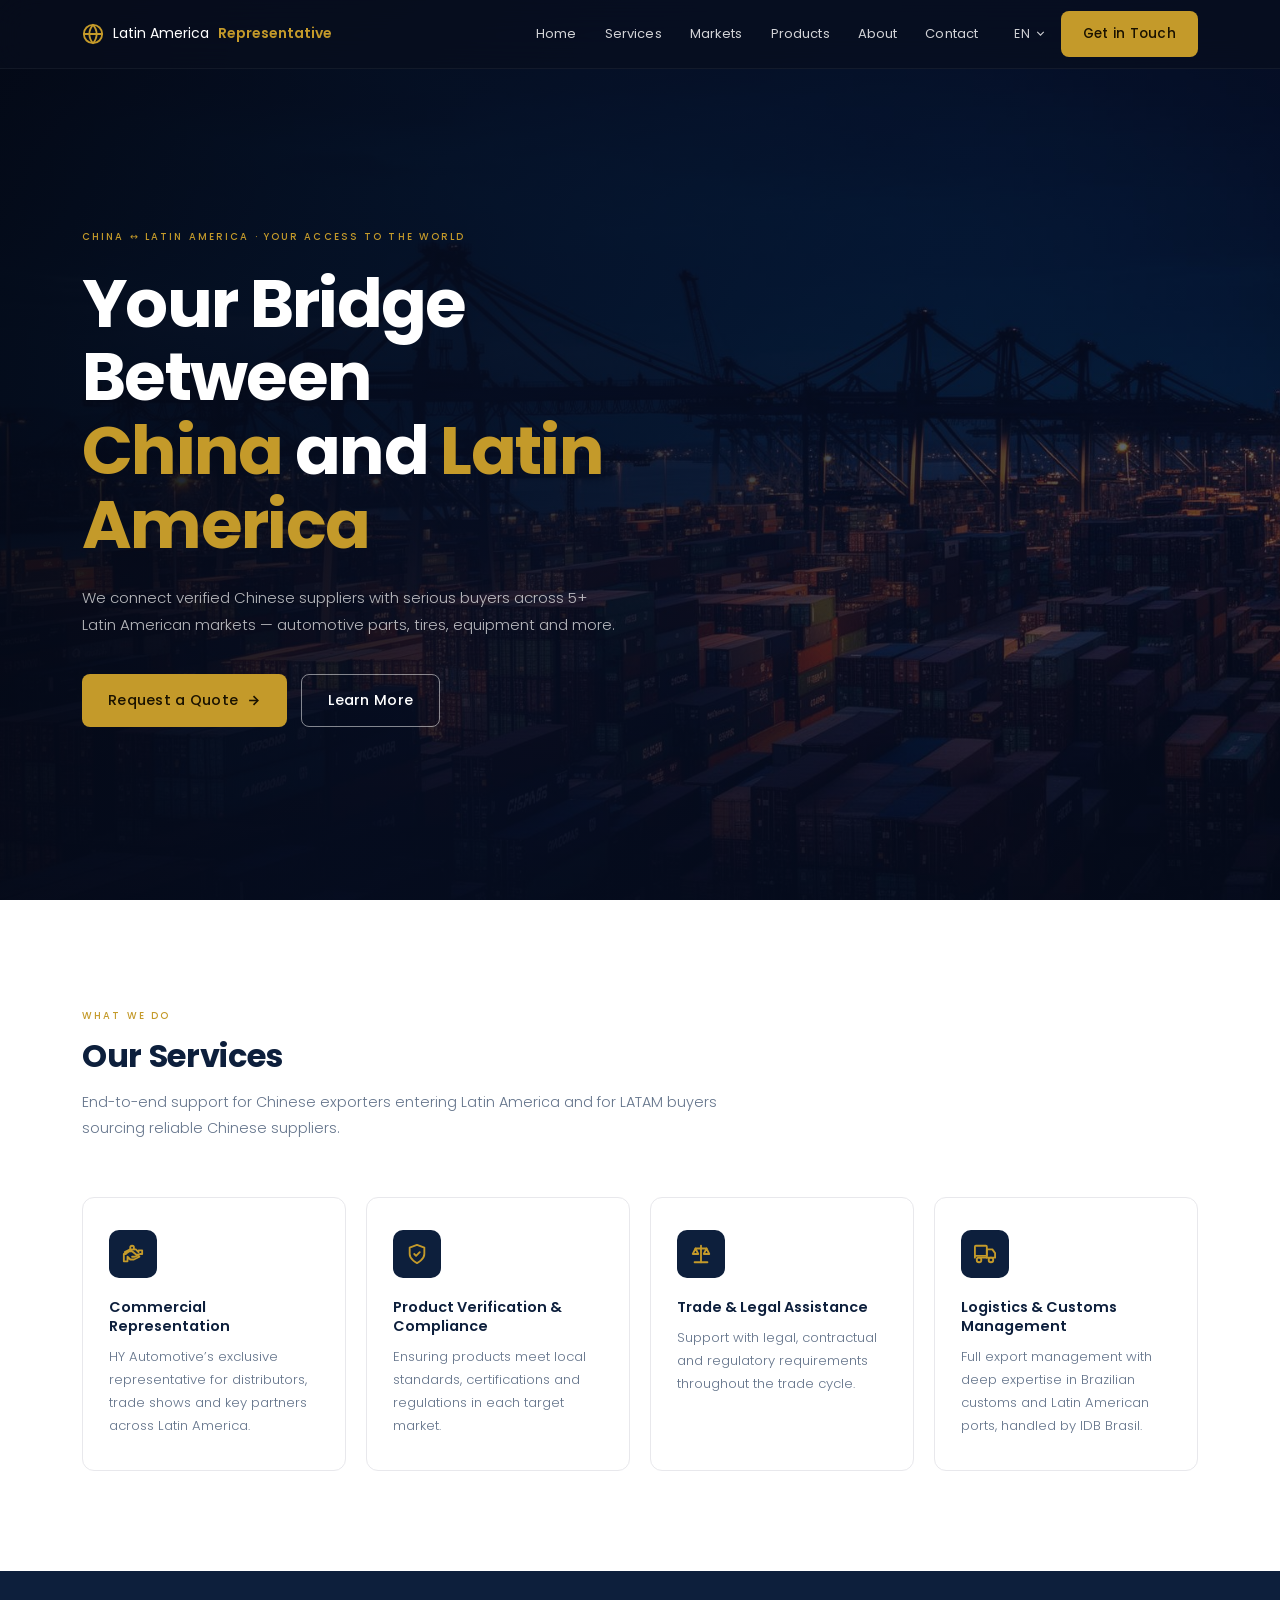
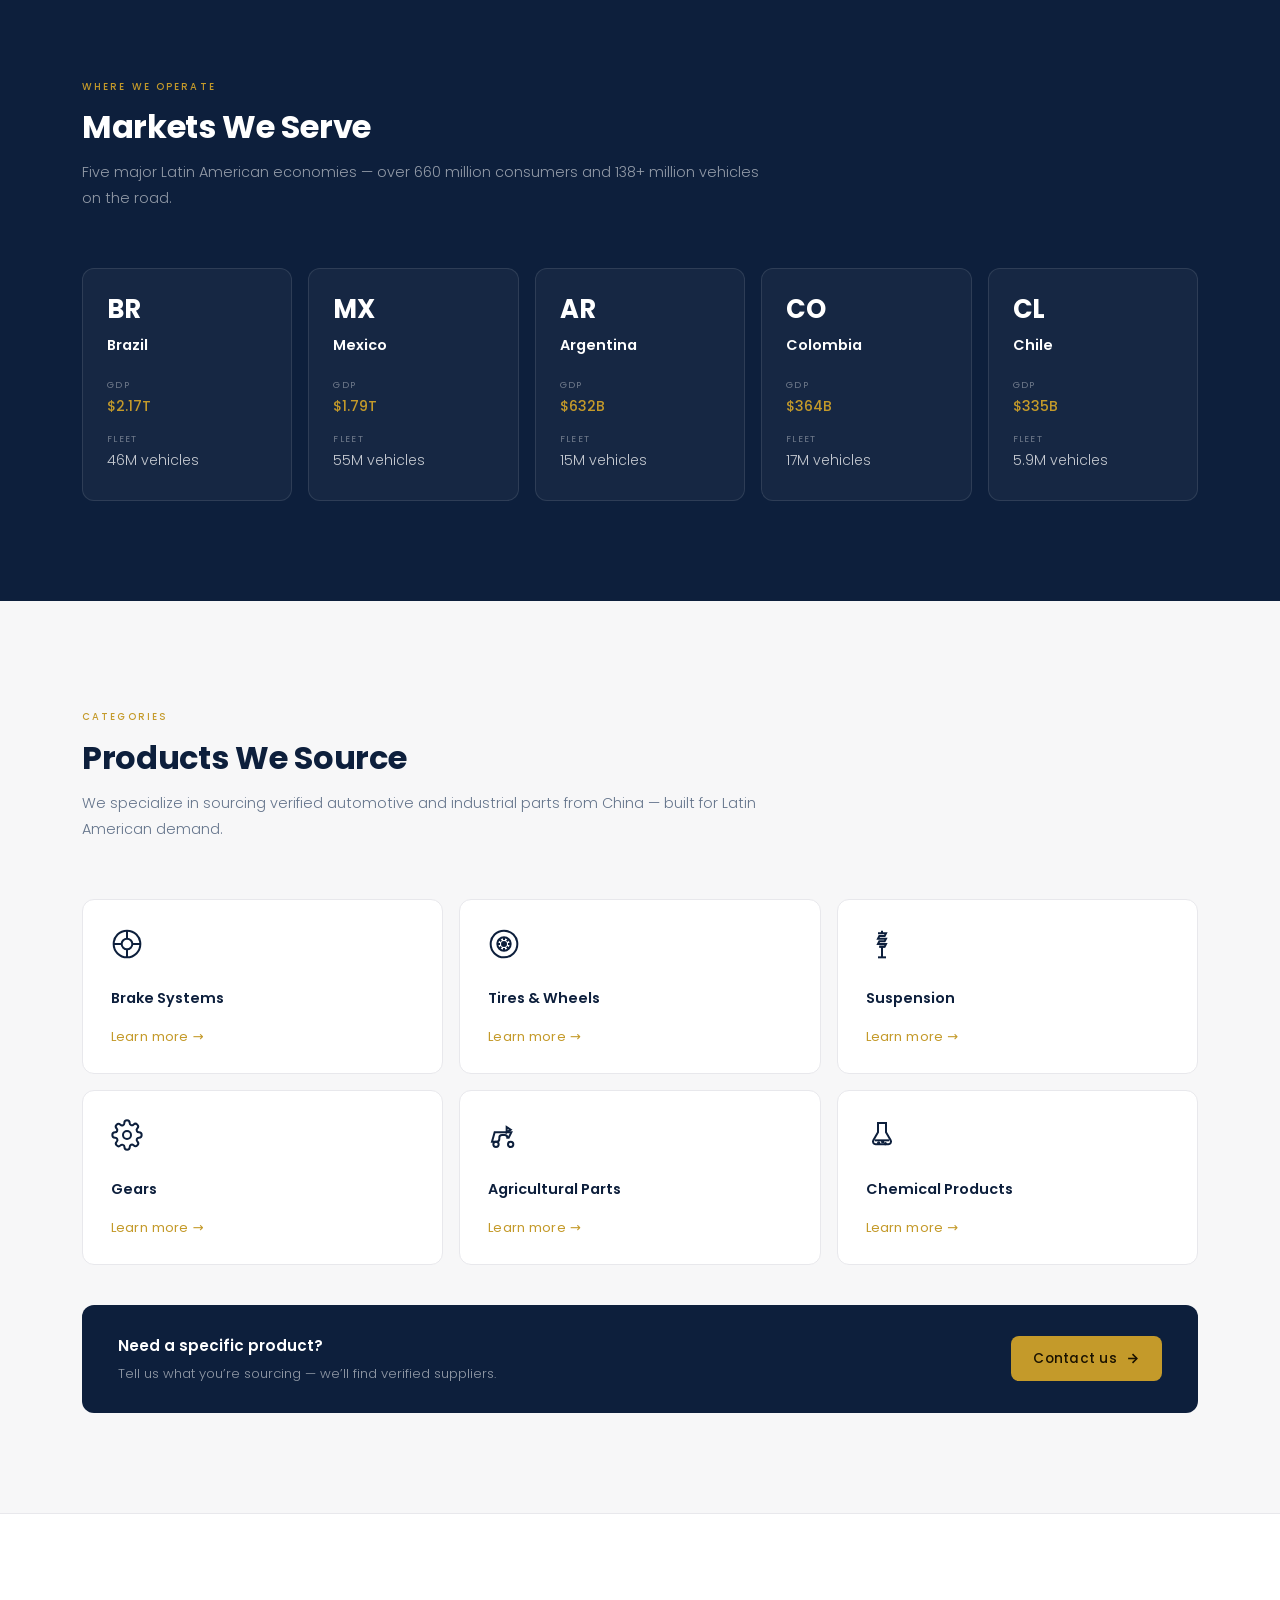
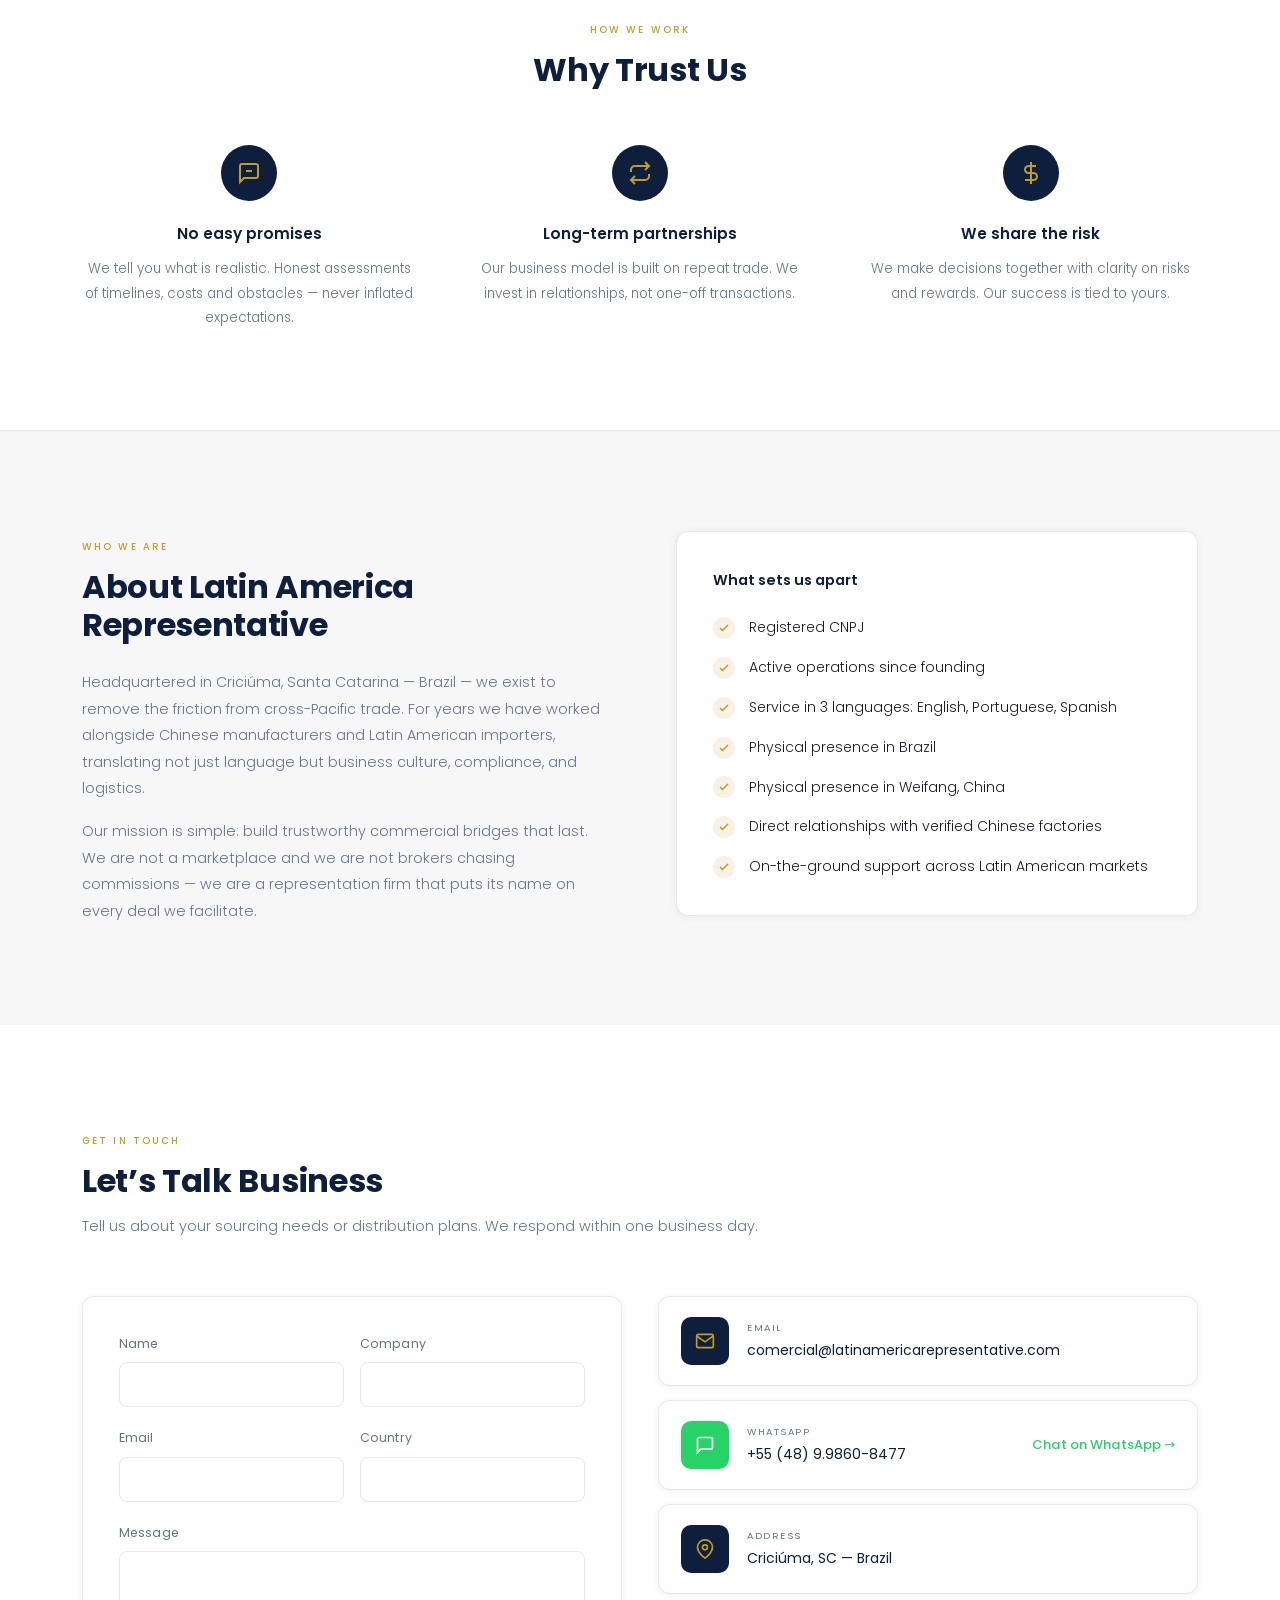
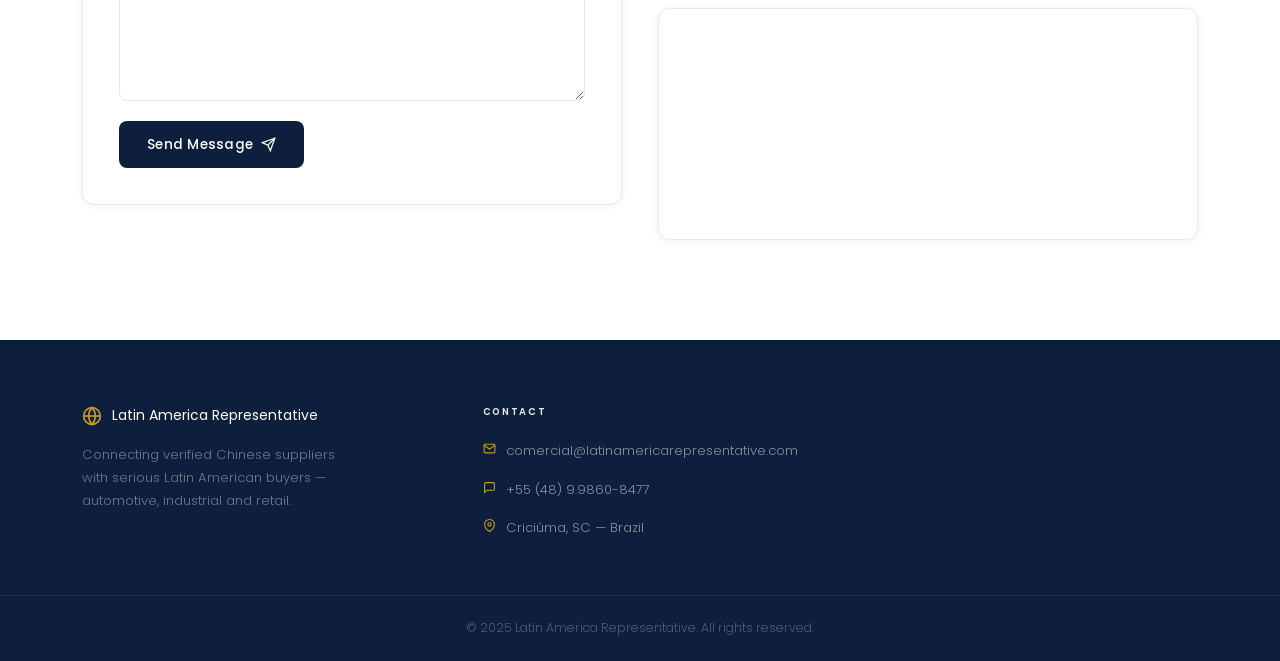
<file: index.html>
<!DOCTYPE html>
<html lang="en">
<head>
  <meta charset="UTF-8" />
  <!-- SEO / Open Graph -->
  <meta name="description" content="Latin America Representative — connecting verified Chinese suppliers with serious buyers across Latin America. Automotive parts, tires, equipment and more." />
  <meta name="robots" content="index, follow" />
  <meta property="og:type"        content="website" />
  <meta property="og:url"         content="https://latinamericarepresentative.com/" />
  <meta property="og:title"       content="Latin America Representative" />
  <meta property="og:description" content="Your bridge between China and Latin America. Verified automotive parts, tires, equipment and more." />
  <meta property="og:image"       content="https://latinamericarepresentative.com/img/Logo.png" />
  <meta name="twitter:card"        content="summary_large_image" />
  <meta name="twitter:title"       content="Latin America Representative" />
  <meta name="twitter:description" content="Your bridge between China and Latin America. Verified automotive parts, tires, equipment and more." />
  <meta name="twitter:image"       content="https://latinamericarepresentative.com/img/Logo.png" />
  <meta name="viewport" content="width=device-width, initial-scale=1.0" />
  <title>Latin America Representative</title>
  <link rel="stylesheet" href="style.css" />
  <link rel="icon" type="image/png" href="img/Logo.png" />
  <link rel="preconnect" href="https://fonts.googleapis.com" />
  <link rel="preconnect" href="https://fonts.gstatic.com" crossorigin />
  <link href="https://fonts.googleapis.com/css2?family=Poppins:wght@300;400;500;600;700&display=swap" rel="stylesheet" />
</head>
<body>

  <!-- NAVBAR -->
  <header class="navbar" id="navbar">
    <div class="container navbar__inner">
      <a href="./" class="navbar__logo">
        <svg xmlns="http://www.w3.org/2000/svg" width="22" height="22" viewBox="0 0 24 24" fill="none" stroke="currentColor" stroke-width="2" stroke-linecap="round" stroke-linejoin="round"><circle cx="12" cy="12" r="10"/><path d="M12 2a15.3 15.3 0 0 1 4 10 15.3 15.3 0 0 1-4 10 15.3 15.3 0 0 1-4-10 15.3 15.3 0 0 1 4-10z"/><path d="M2 12h20"/></svg>
        <span class="logo__latin">Latin America</span> <span class="logo__rep">Representative</span>
      </a>

      <nav class="navbar__links" id="navLinks">
        <a href="./" data-i18n="nav_home">Home</a>
        <a href="#services"     data-i18n="nav_services">Services</a>
        <a href="#markets"      data-i18n="nav_markets">Markets</a>
        <a href="products.html" data-i18n="nav_products">Products</a>
        <a href="#about"        data-i18n="nav_about">About</a>
        <a href="#contact"      data-i18n="nav_contact">Contact</a>
      </nav>

      <div class="navbar__actions">
        <div class="lang-switcher" id="langSwitcher">
          <button class="lang-btn" id="langToggle" aria-haspopup="true" aria-expanded="false">
            EN
            <svg xmlns="http://www.w3.org/2000/svg" width="13" height="13" viewBox="0 0 24 24" fill="none" stroke="currentColor" stroke-width="2"><polyline points="6 9 12 15 18 9"/></svg>
          </button>
          <div class="lang-dropdown" id="langDropdown">
            <button>English</button>
            <button>Português</button>
            <button>Español</button>
          </div>
        </div>
        <a href="#contact" class="btn btn--gold" data-i18n="nav_cta">Get in Touch</a>
      </div>

      <button class="navbar__hamburger" id="hamburger" aria-label="Toggle menu">
        <span></span><span></span><span></span>
      </button>
    </div>

    <div class="mobile-menu" id="mobileMenu">
      <a href="/" class="mobile-link" data-i18n="nav_home">Home</a>
      <a href="#services"     class="mobile-link" data-i18n="nav_services">Services</a>
      <a href="#markets"      class="mobile-link" data-i18n="nav_markets">Markets</a>
      <a href="#products"     class="mobile-link" data-i18n="nav_products">Products</a>
      <a href="#about"        class="mobile-link" data-i18n="nav_about">About</a>
      <a href="#contact"      class="mobile-link" data-i18n="nav_contact">Contact</a>
      <a href="#contact"      class="btn btn--gold mobile-cta" data-i18n="nav_cta">Get in Touch</a>
      <div class="mobile-lang">
        <button class="mobile-lang__btn" data-lang="en">EN · English</button>
        <button class="mobile-lang__btn" data-lang="pt">PT · Português</button>
        <button class="mobile-lang__btn" data-lang="es">ES · Español</button>
      </div>
    </div>
  </header>

  <!-- HERO -->
  <section class="hero" id="home">
    <div class="hero__bg">
      <img src="img/LAR.jpg.jpg" alt="Container port" class="hero__bg-img" />
      <div class="hero__overlay"></div>
    </div>
    <div class="container hero__inner">
      <div class="hero__content">
        <span class="eyebrow" data-i18n="hero_eyebrow">China ↔ Latin America · Your Access to the World</span>
        <h1 class="hero__title">
          <span data-i18n="hero_title_1">Your Bridge Between</span><br>
          <em data-i18n="hero_title_em1">China</em> <span data-i18n="hero_title_and">and</span> <em data-i18n="hero_title_em2">Latin America</em>
        </h1>
        <p class="hero__sub" data-i18n="hero_sub">
          We connect verified Chinese suppliers with buyers across 5+ Latin American markets — automotive parts, tires, equipment and more.
        </p>
        <div class="hero__ctas">
          <a href="#contact" class="btn btn--gold btn--lg">
            <span data-i18n="hero_cta_primary">Request a Quote</span>
            <svg xmlns="http://www.w3.org/2000/svg" width="15" height="15" viewBox="0 0 24 24" fill="none" stroke="currentColor" stroke-width="2.5"><line x1="5" y1="12" x2="19" y2="12"/><polyline points="12 5 19 12 12 19"/></svg>
          </a>
          <a href="#services" class="btn btn--outline btn--lg" data-i18n="hero_cta_secondary">Learn More</a>
        </div>
      </div>
    </div>
  </section>

  <!-- SERVICES -->
  <section class="section section--white" id="services">
    <div class="container">
      <div class="section__header">
        <span class="eyebrow" data-i18n="services_eyebrow">What we do</span>
        <h2 class="section__title" data-i18n="services_title">Our Services</h2>
        <p class="section__sub" data-i18n="services_sub">End-to-end support for Chinese exporters entering Latin America and for LATAM buyers sourcing reliable Chinese suppliers.</p>
      </div>
      <div class="services-grid">
        <div class="service-card">
          <div class="service-card__icon">
            <svg xmlns="http://www.w3.org/2000/svg" width="22" height="22" viewBox="0 0 24 24" fill="none" stroke="currentColor" stroke-width="2" stroke-linecap="round" stroke-linejoin="round"><path d="M4 12H2v8h4v-5l3 3h4l6-3-1.5-1.5L14 15h-3"/><path d="M20 12h2V8h-4v2l-3-3H9L3 10l1.5 1.5L8 9h3l5 4 4-1z"/><path d="M9 7V5a2 2 0 0 1 4 0v2"/></svg>
          </div>
          <h3 data-i18n="service1_title">Commercial Representation</h3>
          <p data-i18n="service1_desc">HY Automotive's exclusive representative for distributors, trade shows and key partners across Latin America.</p>
        </div>
        <div class="service-card">
          <div class="service-card__icon">
            <svg xmlns="http://www.w3.org/2000/svg" width="22" height="22" viewBox="0 0 24 24" fill="none" stroke="currentColor" stroke-width="2" stroke-linecap="round" stroke-linejoin="round"><path d="M12 22s8-4 8-10V5l-8-3-8 3v7c0 6 8 10 8 10z"/><polyline points="9 12 11 14 15 10"/></svg>
          </div>
          <h3 data-i18n="service2_title">Product Verification &amp; Compliance</h3>
          <p data-i18n="service2_desc">Ensuring products meet local standards, certifications and regulations in each target market.</p>
        </div>
        <div class="service-card">
          <div class="service-card__icon">
            <svg xmlns="http://www.w3.org/2000/svg" width="22" height="22" viewBox="0 0 24 24" fill="none" stroke="currentColor" stroke-width="2" stroke-linecap="round" stroke-linejoin="round"><line x1="12" y1="3" x2="12" y2="21"/><path d="M5 21h14"/><path d="M6 6l-3 6h6l-3-6z"/><path d="M18 6l-3 6h6l-3-6z"/><line x1="6" y1="6" x2="18" y2="6"/></svg>
          </div>
          <h3 data-i18n="service3_title">Trade &amp; Legal Assistance</h3>
          <p data-i18n="service3_desc">Support with legal, contractual and regulatory requirements throughout the trade cycle.</p>
        </div>
        <div class="service-card">
          <div class="service-card__icon">
            <svg xmlns="http://www.w3.org/2000/svg" width="22" height="22" viewBox="0 0 24 24" fill="none" stroke="currentColor" stroke-width="2" stroke-linecap="round" stroke-linejoin="round"><rect x="1" y="3" width="13" height="11" rx="1"/><polygon points="14 7 20 7 23 11 23 16 14 16 14 7"/><circle cx="5.5" cy="18.5" r="2.5"/><circle cx="18.5" cy="18.5" r="2.5"/><line x1="1" y1="14" x2="1" y2="16"/><line x1="14" y1="16" x2="6" y2="16"/></svg>
          </div>
          <h3 data-i18n="service4_title">Logistics &amp; Customs Management</h3>
          <p data-i18n="service4_desc">Full export management with deep expertise in Brazilian customs and Latin American ports, handled by IDB Brasil.</p>
        </div>
      </div>
    </div>
  </section>

  <!-- MARKETS -->
  <section class="section section--navy" id="markets">
    <div class="container">
      <div class="section__header">
        <span class="eyebrow" data-i18n="markets_eyebrow">Where we operate</span>
        <h2 class="section__title section__title--white" data-i18n="markets_title">Markets We Serve</h2>
        <p class="section__sub section__sub--light" data-i18n="markets_sub">Five major Latin American economies — over 660 million consumers and 138+ million vehicles on the road.</p>
      </div>
      <div class="markets-grid">
        <div class="market-card">
          <div class="market-card__code">BR</div>
          <div class="market-card__name">Brazil</div>
          <dl class="market-card__stats">
            <div><dt data-i18n="market_gdp">GDP</dt><dd>$2.17T</dd></div>
            <div><dt data-i18n="market_fleet">FLEET</dt><dd>46M vehicles</dd></div>
          </dl>
        </div>
        <div class="market-card">
          <div class="market-card__code">MX</div>
          <div class="market-card__name">Mexico</div>
          <dl class="market-card__stats">
            <div><dt data-i18n="market_gdp">GDP</dt><dd>$1.79T</dd></div>
            <div><dt data-i18n="market_fleet">FLEET</dt><dd>55M vehicles</dd></div>
          </dl>
        </div>
        <div class="market-card">
          <div class="market-card__code">AR</div>
          <div class="market-card__name">Argentina</div>
          <dl class="market-card__stats">
            <div><dt data-i18n="market_gdp">GDP</dt><dd>$632B</dd></div>
            <div><dt data-i18n="market_fleet">FLEET</dt><dd>15M vehicles</dd></div>
          </dl>
        </div>
        <div class="market-card">
          <div class="market-card__code">CO</div>
          <div class="market-card__name">Colombia</div>
          <dl class="market-card__stats">
            <div><dt data-i18n="market_gdp">GDP</dt><dd>$364B</dd></div>
            <div><dt data-i18n="market_fleet">FLEET</dt><dd>17M vehicles</dd></div>
          </dl>
        </div>
        <div class="market-card">
          <div class="market-card__code">CL</div>
          <div class="market-card__name">Chile</div>
          <dl class="market-card__stats">
            <div><dt data-i18n="market_gdp">GDP</dt><dd>$335B</dd></div>
            <div><dt data-i18n="market_fleet">FLEET</dt><dd>5.9M vehicles</dd></div>
          </dl>
        </div>
      </div>
    </div>
  </section>

  <!-- PRODUCTS -->
  <section class="section section--offwhite" id="products">
    <div class="container">
      <div class="section__header">
        <span class="eyebrow" data-i18n="products_eyebrow">Categories</span>
        <h2 class="section__title" data-i18n="products_title">Products We Source</h2>
        <p class="section__sub" data-i18n="products_sub">We specialize in sourcing verified automotive and industrial parts from China — built for Latin American demand.</p>
      </div>
      <div class="products-grid">
        <div class="product-card" style="cursor:pointer;" onclick="window.location=this.querySelector('.product-card__link').href">
          <div class="product-card__icon"><svg xmlns="http://www.w3.org/2000/svg" width="32" height="32" viewBox="0 0 24 24" fill="none" stroke="currentColor" stroke-width="1.5"><circle cx="12" cy="12" r="10"/><circle cx="12" cy="12" r="4"/><line x1="12" y1="2" x2="12" y2="8"/><line x1="12" y1="16" x2="12" y2="22"/><line x1="2" y1="12" x2="8" y2="12"/><line x1="16" y1="12" x2="22" y2="12"/></svg></div>
          <div class="product-card__name" data-i18n="product1_name">Brake Systems</div>
          <a href="products.html#brake-systems" class="product-card__link" data-i18n="products_learn_more">Learn more →</a>
        </div>
        <div class="product-card" style="cursor:pointer;" onclick="window.location=this.querySelector('.product-card__link').href">
          <div class="product-card__icon"><svg xmlns="http://www.w3.org/2000/svg" width="32" height="32" viewBox="0 0 24 24" fill="none" stroke="currentColor" stroke-width="1.5"><circle cx="12" cy="12" r="10"/><circle cx="12" cy="12" r="5"/><circle cx="12" cy="12" r="1.5" fill="currentColor"/><line x1="12" y1="7" x2="12" y2="9"/><line x1="12" y1="15" x2="12" y2="17"/><line x1="7" y1="12" x2="9" y2="12"/><line x1="15" y1="12" x2="17" y2="12"/><line x1="8.5" y1="8.5" x2="9.9" y2="9.9"/><line x1="14.1" y1="14.1" x2="15.5" y2="15.5"/><line x1="15.5" y1="8.5" x2="14.1" y2="9.9"/><line x1="9.9" y1="14.1" x2="8.5" y2="15.5"/></svg></div>
          <div class="product-card__name" data-i18n="product2_name">Tires &amp; Wheels</div>
          <a href="products.html#tires-wheels" class="product-card__link" data-i18n="products_learn_more">Learn more →</a>
        </div>
        <div class="product-card" style="cursor:pointer;" onclick="window.location=this.querySelector('.product-card__link').href">
          <div class="product-card__icon"><svg xmlns="http://www.w3.org/2000/svg" width="32" height="32" viewBox="0 0 24 24" fill="none" stroke="currentColor" stroke-width="1.5"><line x1="12" y1="2" x2="12" y2="4"/><path d="M9 4 L15 4 L14 6 L10 6 L9 8 L15 8 L14 10 L10 10 L9 12 L15 12 L14 14 L10 14"/><line x1="10" y1="14" x2="14" y2="14"/><line x1="12" y1="14" x2="12" y2="22"/><line x1="9" y1="22" x2="15" y2="22"/></svg></div>
          <div class="product-card__name" data-i18n="product3_name">Suspension</div>
          <a href="products.html#suspension" class="product-card__link" data-i18n="products_learn_more">Learn more →</a>
        </div>
        <div class="product-card" style="cursor:pointer;" onclick="window.location=this.querySelector('.product-card__link').href">
          <div class="product-card__icon"><svg xmlns="http://www.w3.org/2000/svg" width="32" height="32" viewBox="0 0 24 24" fill="none" stroke="currentColor" stroke-width="1.5"><path d="M12 15a3 3 0 1 0 0-6 3 3 0 0 0 0 6z"/><path d="M19.4 15a1.65 1.65 0 0 0 .33 1.82l.06.06a2 2 0 0 1-2.83 2.83l-.06-.06a1.65 1.65 0 0 0-1.82-.33 1.65 1.65 0 0 0-1 1.51V21a2 2 0 0 1-4 0v-.09A1.65 1.65 0 0 0 9 19.4a1.65 1.65 0 0 0-1.82.33l-.06.06a2 2 0 0 1-2.83-2.83l.06-.06A1.65 1.65 0 0 0 4.68 15a1.65 1.65 0 0 0-1.51-1H3a2 2 0 0 1 0-4h.09A1.65 1.65 0 0 0 4.6 9a1.65 1.65 0 0 0-.33-1.82l-.06-.06a2 2 0 0 1 2.83-2.83l.06.06A1.65 1.65 0 0 0 9 4.68a1.65 1.65 0 0 0 1-1.51V3a2 2 0 0 1 4 0v.09a1.65 1.65 0 0 0 1 1.51 1.65 1.65 0 0 0 1.82-.33l.06-.06a2 2 0 0 1 2.83 2.83l-.06.06A1.65 1.65 0 0 0 19.4 9a1.65 1.65 0 0 0 1.51 1H21a2 2 0 0 1 0 4h-.09a1.65 1.65 0 0 0-1.51 1z"/></svg></div>
          <div class="product-card__name" data-i18n="product4_name">Gears</div>
          <a href="products.html#gears" class="product-card__link" data-i18n="products_learn_more">Learn more →</a>
        </div>
        <div class="product-card" style="cursor:pointer;" onclick="window.location=this.querySelector('.product-card__link').href">
          <div class="product-card__icon"><svg xmlns="http://www.w3.org/2000/svg" width="32" height="32" viewBox="0 0 24 24" fill="none" stroke="currentColor" stroke-width="1.5"><path d="M3 17h3.5a2 2 0 0 0 2-2v-1a2 2 0 0 1 2-2h2a2 2 0 0 1 2 2v0h1l2-4H5L3 17z"/><circle cx="6" cy="19" r="2"/><circle cx="17" cy="19" r="2"/><path d="M14 10V6l3 2-3 2z"/></svg></div>
          <div class="product-card__name" data-i18n="product5_name">Agricultural Parts</div>
          <a href="products.html#agricultural-parts" class="product-card__link" data-i18n="products_learn_more">Learn more →</a>
        </div>
        <div class="product-card" style="cursor:pointer;" onclick="window.location=this.querySelector('.product-card__link').href">
          <div class="product-card__icon"><svg xmlns="http://www.w3.org/2000/svg" width="32" height="32" viewBox="0 0 24 24" fill="none" stroke="currentColor" stroke-width="1.5"><path d="M9 3h6v7l3.5 6a2 2 0 0 1-1.76 3H7.26a2 2 0 0 1-1.76-3L9 10V3z"/><line x1="9" y1="3" x2="15" y2="3"/><path d="M6.5 16h11"/><circle cx="9.5" cy="18" r="0.5" fill="currentColor"/><circle cx="12.5" cy="17" r="0.5" fill="currentColor"/><circle cx="14.5" cy="18.5" r="0.5" fill="currentColor"/></svg></div>
          <div class="product-card__name" data-i18n="product6_name">Chemical Products</div>
          <a href="products.html#chemical-products" class="product-card__link" data-i18n="products_learn_more">Learn more →</a>
        </div>
      </div>
      <div class="products-cta">
        <div class="products-cta__text">
          <div class="products-cta__title" data-i18n="products_cta_title">Need a specific product?</div>
          <div class="products-cta__sub" data-i18n="products_cta_sub">Tell us what you're sourcing — we'll find verified suppliers.</div>
        </div>
        <a href="#contact" class="btn btn--gold">
          <span data-i18n="products_cta_btn">Contact us</span>
          <svg xmlns="http://www.w3.org/2000/svg" width="15" height="15" viewBox="0 0 24 24" fill="none" stroke="currentColor" stroke-width="2.5"><line x1="5" y1="12" x2="19" y2="12"/><polyline points="12 5 19 12 12 19"/></svg>
        </a>
      </div>
    </div>
  </section>

  <!-- TRUST -->
  <section class="section section--white trust-section">
    <div class="container">
      <div class="section__header section__header--center">
        <span class="eyebrow" data-i18n="trust_eyebrow">How we work</span>
        <h2 class="section__title" data-i18n="trust_title">Why Trust Us</h2>
      </div>
      <div class="trust-grid">
        <div class="trust-card">
          <div class="trust-card__icon"><svg xmlns="http://www.w3.org/2000/svg" width="24" height="24" viewBox="0 0 24 24" fill="none" stroke="currentColor" stroke-width="2"><path d="M21 15a2 2 0 0 1-2 2H7l-4 4V5a2 2 0 0 1 2-2h14a2 2 0 0 1 2 2z"/><line x1="9" y1="10" x2="15" y2="10"/></svg></div>
          <h3 data-i18n="trust1_title">No easy promises</h3>
          <p data-i18n="trust1_desc">We tell you what is realistic. Honest assessments of timelines, costs and obstacles — never inflated expectations.</p>
        </div>
        <div class="trust-card">
          <div class="trust-card__icon"><svg xmlns="http://www.w3.org/2000/svg" width="24" height="24" viewBox="0 0 24 24" fill="none" stroke="currentColor" stroke-width="2"><polyline points="17 1 21 5 17 9"/><path d="M3 11V9a4 4 0 0 1 4-4h14"/><polyline points="7 23 3 19 7 15"/><path d="M21 13v2a4 4 0 0 1-4 4H3"/></svg></div>
          <h3 data-i18n="trust2_title">Long-term partnerships</h3>
          <p data-i18n="trust2_desc">Our business model is built on repeat trade. We invest in relationships, not one-off transactions.</p>
        </div>
        <div class="trust-card">
          <div class="trust-card__icon"><svg xmlns="http://www.w3.org/2000/svg" width="24" height="24" viewBox="0 0 24 24" fill="none" stroke="currentColor" stroke-width="2"><line x1="12" y1="1" x2="12" y2="23"/><path d="M17 5H9.5a3.5 3.5 0 0 0 0 7h5a3.5 3.5 0 0 1 0 7H6"/></svg></div>
          <h3 data-i18n="trust3_title">We share the risk</h3>
          <p data-i18n="trust3_desc">We make decisions together with clarity on risks and rewards. Our success is tied to yours.</p>
        </div>
      </div>
    </div>
  </section>

  <!-- ABOUT -->
  <section class="section section--offwhite" id="about">
    <div class="container">
      <div class="about-grid">
        <div class="about__left">
          <span class="eyebrow" data-i18n="about_eyebrow">Who we are</span>
          <h2 class="section__title" data-i18n="about_title">About Latin America Representative</h2>
          <div class="about__body">
            <p data-i18n="about_p1">Headquartered in Criciúma, Santa Catarina — Brazil — we exist to remove the friction from cross-Pacific trade. For years we have worked alongside Chinese manufacturers and Latin American importers, translating not just language but business culture, compliance, and logistics.</p>
            <p data-i18n="about_p2">Our mission is simple: build trustworthy commercial bridges that last. We are not a marketplace and we are not brokers chasing commissions — we are a representation firm that puts its name on every deal we facilitate.</p>
          </div>
        </div>
        <div class="about__right">
          <div class="about-card">
            <h3 data-i18n="about_card_title">What sets us apart</h3>
            <ul class="about-list">
              <li><span class="about-list__check"><svg xmlns="http://www.w3.org/2000/svg" width="12" height="12" viewBox="0 0 24 24" fill="none" stroke="currentColor" stroke-width="3"><polyline points="20 6 9 17 4 12"/></svg></span><span data-i18n="about_item1">Registered CNPJ</span></li>
              <li><span class="about-list__check"><svg xmlns="http://www.w3.org/2000/svg" width="12" height="12" viewBox="0 0 24 24" fill="none" stroke="currentColor" stroke-width="3"><polyline points="20 6 9 17 4 12"/></svg></span><span data-i18n="about_item2">Active operations since founding</span></li>
              <li><span class="about-list__check"><svg xmlns="http://www.w3.org/2000/svg" width="12" height="12" viewBox="0 0 24 24" fill="none" stroke="currentColor" stroke-width="3"><polyline points="20 6 9 17 4 12"/></svg></span><span data-i18n="about_item3">Service in 3 languages: English, Portuguese, Spanish</span></li>
              <li><span class="about-list__check"><svg xmlns="http://www.w3.org/2000/svg" width="12" height="12" viewBox="0 0 24 24" fill="none" stroke="currentColor" stroke-width="3"><polyline points="20 6 9 17 4 12"/></svg></span><span data-i18n="about_item4">Physical presence in Brazil</span></li>
              <li><span class="about-list__check"><svg xmlns="http://www.w3.org/2000/svg" width="12" height="12" viewBox="0 0 24 24" fill="none" stroke="currentColor" stroke-width="3"><polyline points="20 6 9 17 4 12"/></svg></span><span data-i18n="about_item5">Physical presence in Weifang, China</span></li>
              <li><span class="about-list__check"><svg xmlns="http://www.w3.org/2000/svg" width="12" height="12" viewBox="0 0 24 24" fill="none" stroke="currentColor" stroke-width="3"><polyline points="20 6 9 17 4 12"/></svg></span><span data-i18n="about_item6">Direct relationships with verified Chinese factories</span></li>
              <li><span class="about-list__check"><svg xmlns="http://www.w3.org/2000/svg" width="12" height="12" viewBox="0 0 24 24" fill="none" stroke="currentColor" stroke-width="3"><polyline points="20 6 9 17 4 12"/></svg></span><span data-i18n="about_item7">On-the-ground support across Latin American markets</span></li>
            </ul>
          </div>
        </div>
      </div>
    </div>
  </section>

  <!-- CONTACT -->
  <section class="section section--white" id="contact">
    <div class="container">
      <div class="section__header">
        <span class="eyebrow" data-i18n="contact_eyebrow">Get in touch</span>
        <h2 class="section__title" data-i18n="contact_title">Let's Talk Business</h2>
        <p class="section__sub" data-i18n="contact_sub">Tell us about your sourcing needs or distribution plans. We respond within one business day.</p>
      </div>
      <div class="contact-grid">
        <form class="contact-form" id="contactForm" novalidate>
          <div class="form-row">
            <div class="form-field">
              <label for="name" data-i18n="form_name">Name</label>
              <input type="text" id="name" name="name" required maxlength="150" />
            </div>
            <div class="form-field">
              <label for="company" data-i18n="form_company">Company</label>
              <input type="text" id="company" name="company" required maxlength="150" />
            </div>
          </div>
          <div class="form-row">
            <div class="form-field">
              <label for="email" data-i18n="form_email">Email</label>
              <input type="email" id="email" name="email" required maxlength="150" />
            </div>
            <div class="form-field">
              <label for="country" data-i18n="form_country">Country</label>
              <input type="text" id="country" name="country" required maxlength="150" />
            </div>
          </div>
          <div class="form-field">
            <label for="message" data-i18n="form_message">Message</label>
            <textarea id="message" name="message" rows="6" required minlength="10" maxlength="1000"></textarea>
          </div>
          <button type="submit" class="btn btn--navy btn--send">
            <span data-i18n="form_submit">Send Message</span>
            <svg xmlns="http://www.w3.org/2000/svg" width="15" height="15" viewBox="0 0 24 24" fill="none" stroke="currentColor" stroke-width="2"><line x1="22" y1="2" x2="11" y2="13"/><polygon points="22 2 15 22 11 13 2 9 22 2"/></svg>
          </button>
          <div class="form-success" id="formSuccess" data-i18n="form_success">
            Thanks — your message was received. We'll reply shortly.
          </div>
        </form>
        <div class="contact-info">
          <a href="mailto:comercial@latinamericarepresentative.com" class="info-card">
            <span class="info-card__icon info-card__icon--navy"><svg xmlns="http://www.w3.org/2000/svg" width="20" height="20" viewBox="0 0 24 24" fill="none" stroke="currentColor" stroke-width="2"><path d="M4 4h16c1.1 0 2 .9 2 2v12c0 1.1-.9 2-2 2H4c-1.1 0-2-.9-2-2V6c0-1.1.9-2 2-2z"/><polyline points="22,6 12,13 2,6"/></svg></span>
            <div>
              <div class="info-card__label" data-i18n="contact_email_label">EMAIL</div>
              <div class="info-card__value">comercial@latinamericarepresentative.com</div>
            </div>
          </a>
          <a href="https://wa.me/5548998608477" target="_blank" rel="noopener noreferrer" class="info-card info-card--wa">
            <span class="info-card__icon info-card__icon--wa"><svg xmlns="http://www.w3.org/2000/svg" width="20" height="20" viewBox="0 0 24 24" fill="none" stroke="currentColor" stroke-width="2"><path d="M21 15a2 2 0 0 1-2 2H7l-4 4V5a2 2 0 0 1 2-2h14a2 2 0 0 1 2 2z"/></svg></span>
            <div>
              <div class="info-card__label" data-i18n="contact_wa_label">WHATSAPP</div>
              <div class="info-card__value">+55 (48) 9.9860-8477</div>
            </div>
            <span class="wa-cta" data-i18n="contact_wa_cta">Chat on WhatsApp →</span>
          </a>
          <div class="info-card">
            <span class="info-card__icon info-card__icon--navy"><svg xmlns="http://www.w3.org/2000/svg" width="20" height="20" viewBox="0 0 24 24" fill="none" stroke="currentColor" stroke-width="2"><path d="M21 10c0 7-9 13-9 13s-9-6-9-13a9 9 0 0 1 18 0z"/><circle cx="12" cy="10" r="3"/></svg></span>
            <div>
              <div class="info-card__label" data-i18n="contact_address_label">ADDRESS</div>
              <div class="info-card__value" data-i18n="contact_address_value">Criciúma, SC — Brazil</div>
            </div>
          </div>
          <div class="map-wrapper">
            <iframe title="Map" src="https://www.openstreetmap.org/export/embed.html?bbox=-49.45%2C-28.75%2C-49.30%2C-28.62&layer=mapnik&marker=-28.6776%2C-49.3697" loading="lazy"></iframe>
          </div>
        </div>
      </div>
    </div>
  </section>

  <!-- FOOTER -->
  <footer class="footer">
    <div class="container footer__inner">
      <div class="footer__brand">
        <div class="footer__logo">
          <svg xmlns="http://www.w3.org/2000/svg" width="20" height="20" viewBox="0 0 24 24" fill="none" stroke="currentColor" stroke-width="2"><circle cx="12" cy="12" r="10"/><path d="M12 2a15.3 15.3 0 0 1 4 10 15.3 15.3 0 0 1-4 10 15.3 15.3 0 0 1-4-10 15.3 15.3 0 0 1 4-10z"/><path d="M2 12h20"/></svg>
          Latin America Representative
        </div>
        <p data-i18n="footer_desc">Connecting verified Chinese suppliers with Latin American buyers — automotive, industrial and retail.</p>
      </div>
      <div class="footer__contact">
        <h4 data-i18n="footer_contact_title">Contact</h4>
        <ul>
          <li><svg xmlns="http://www.w3.org/2000/svg" width="13" height="13" viewBox="0 0 24 24" fill="none" stroke="currentColor" stroke-width="2"><path d="M4 4h16c1.1 0 2 .9 2 2v12c0 1.1-.9 2-2 2H4c-1.1 0-2-.9-2-2V6c0-1.1.9-2 2-2z"/><polyline points="22,6 12,13 2,6"/></svg> comercial@latinamericarepresentative.com</li>
          <li><svg xmlns="http://www.w3.org/2000/svg" width="13" height="13" viewBox="0 0 24 24" fill="none" stroke="currentColor" stroke-width="2"><path d="M21 15a2 2 0 0 1-2 2H7l-4 4V5a2 2 0 0 1 2-2h14a2 2 0 0 1 2 2z"/></svg><a href="https://wa.me/5548998608477" target="_blank" rel="noopener noreferrer">+55 (48) 9.9860-8477</a></li>
          <li><svg xmlns="http://www.w3.org/2000/svg" width="13" height="13" viewBox="0 0 24 24" fill="none" stroke="currentColor" stroke-width="2"><path d="M21 10c0 7-9 13-9 13s-9-6-9-13a9 9 0 0 1 18 0z"/><circle cx="12" cy="10" r="3"/></svg> Criciúma, SC — Brazil</li>
        </ul>
      </div>
    </div>
    <div class="footer__bottom">
      <div class="container" data-i18n="footer_copy">© 2025 Latin America Representative. All rights reserved.</div>
    </div>
  </footer>

  <script src="script.js"></script>
  <script src="i18n.js"></script>
</body>
</html>
</file>
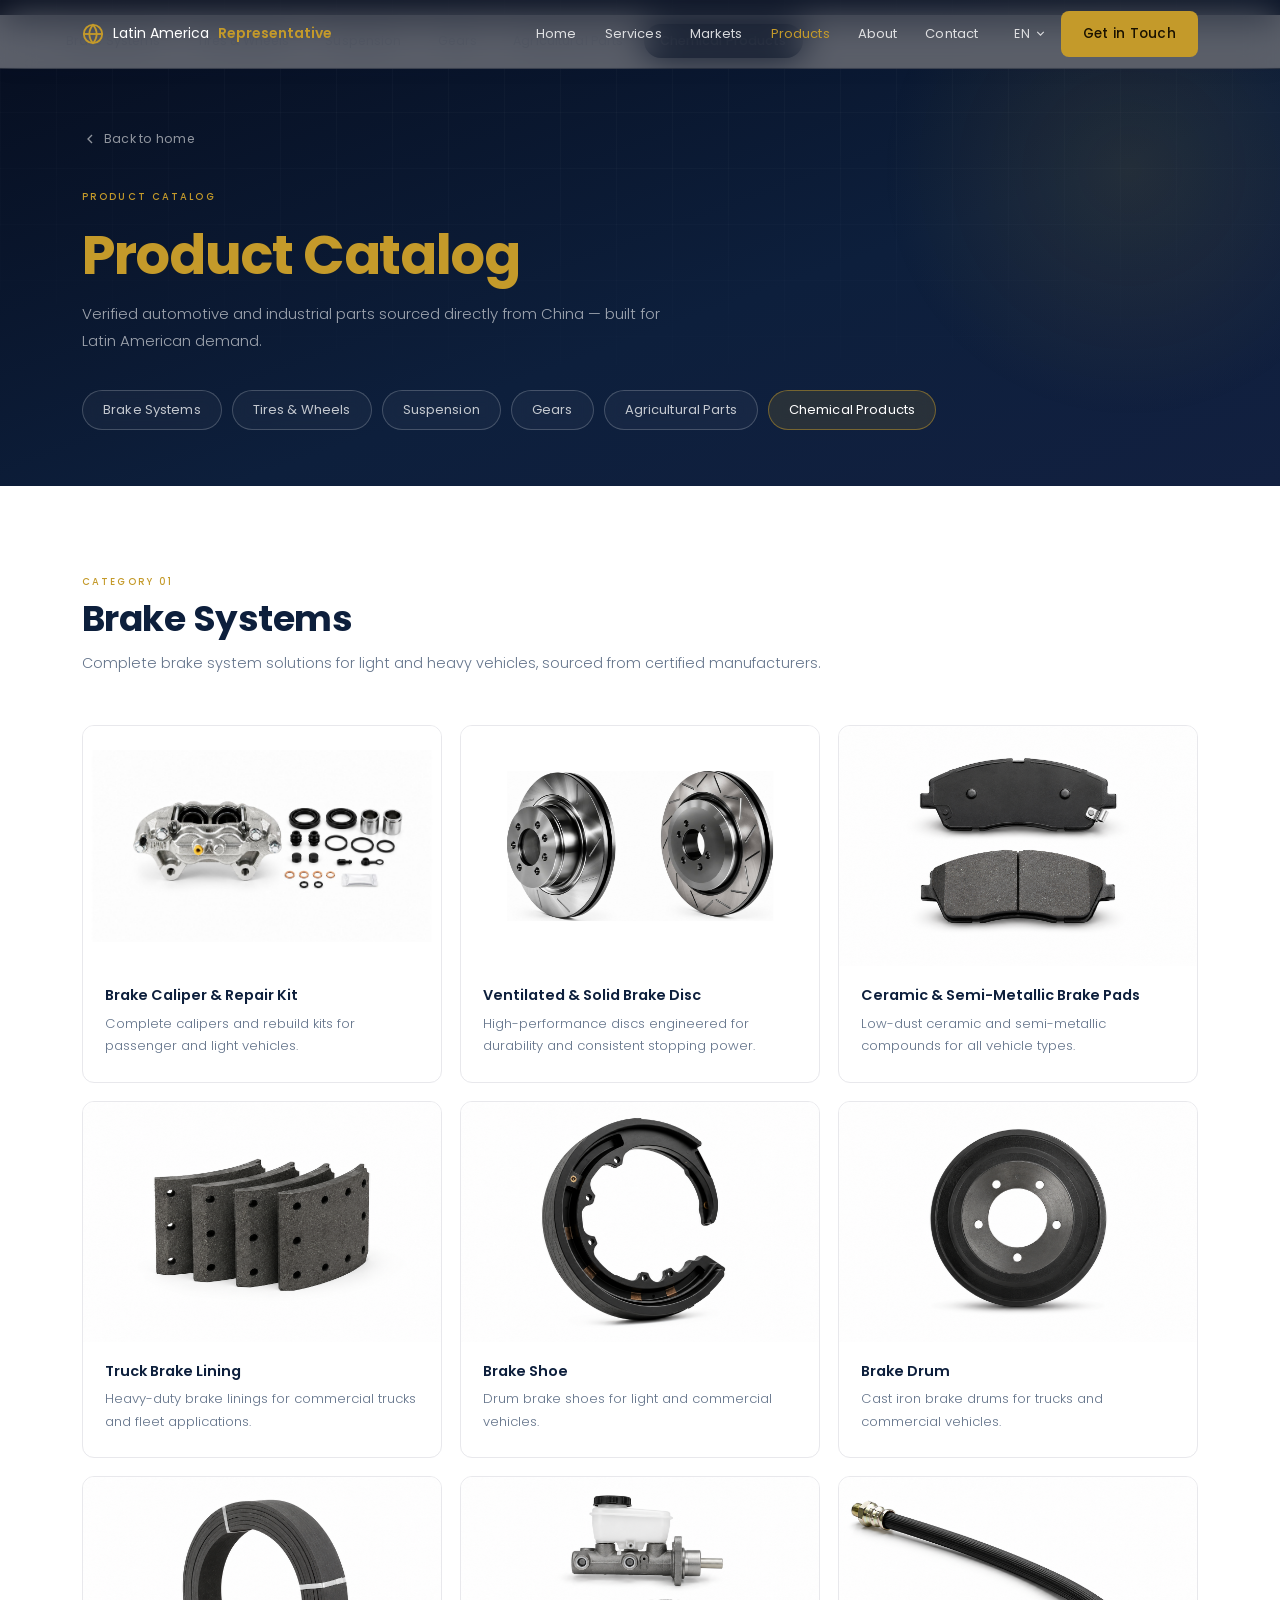
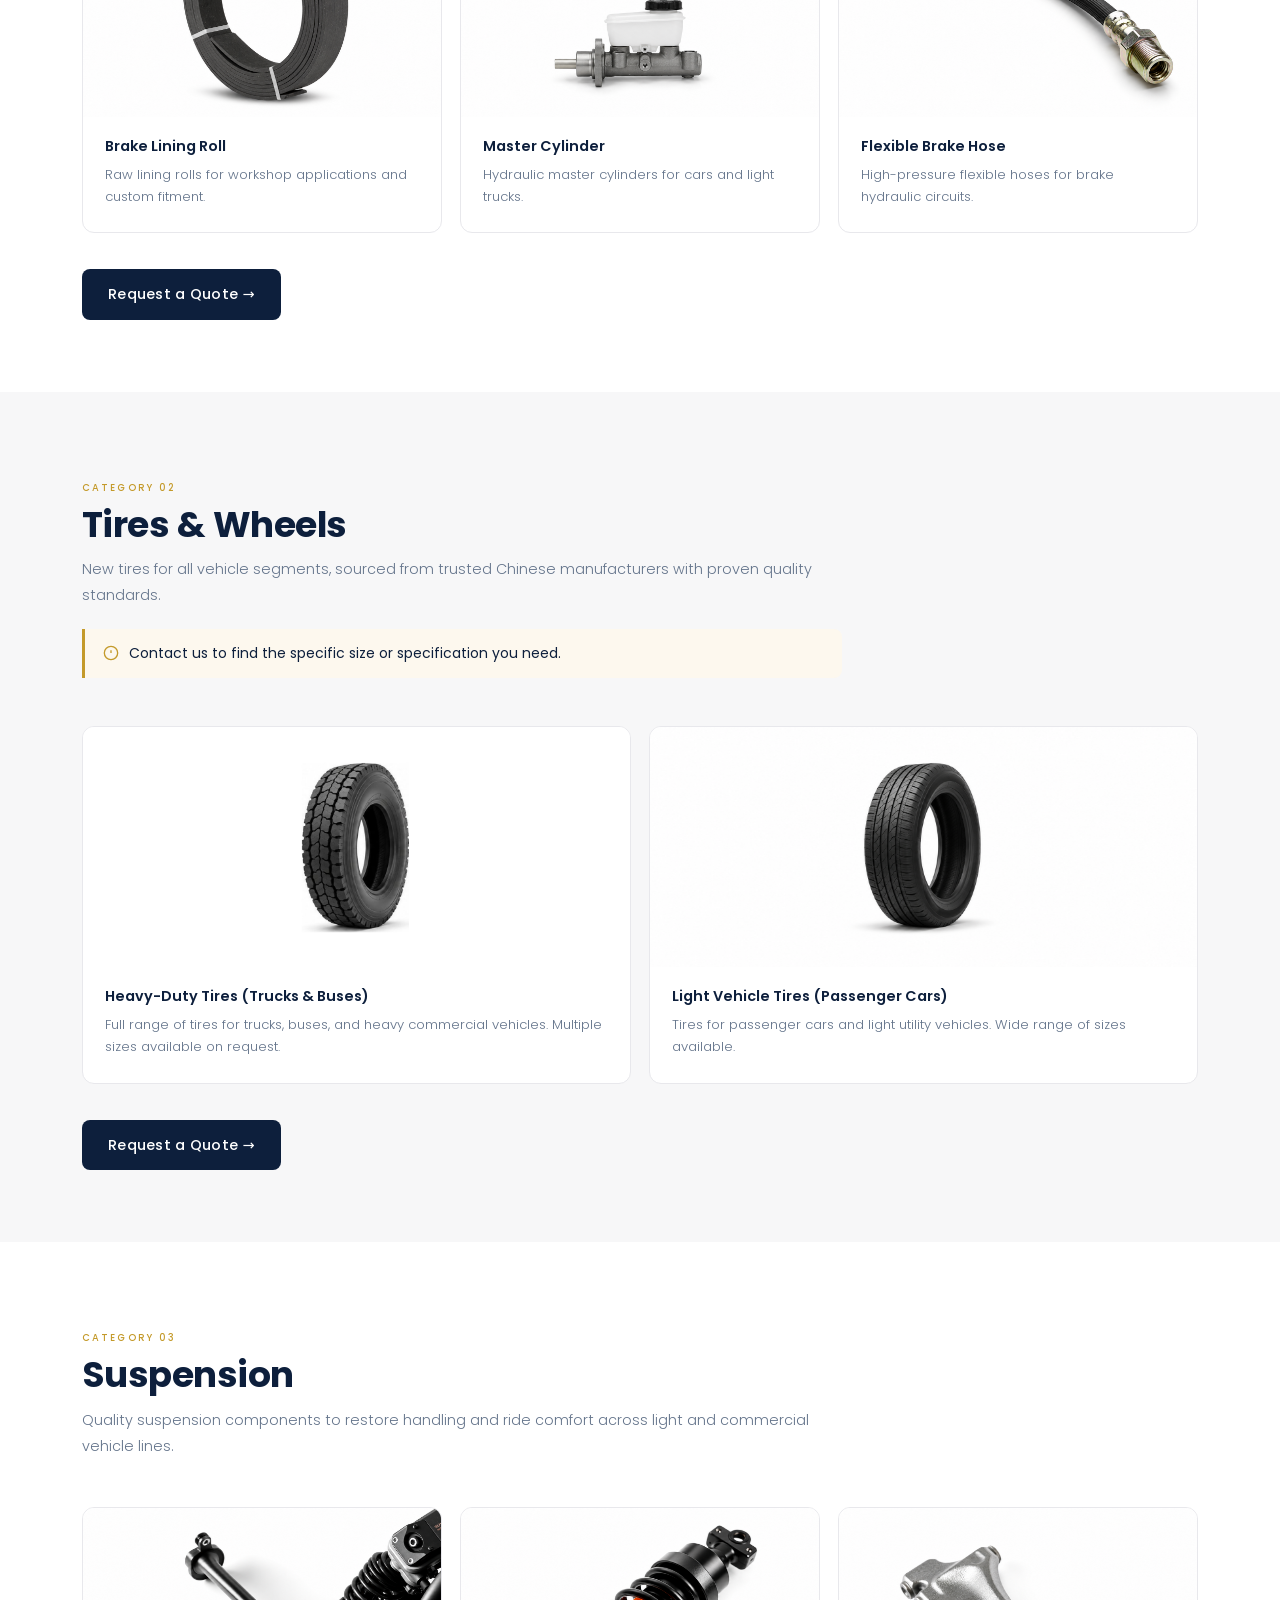
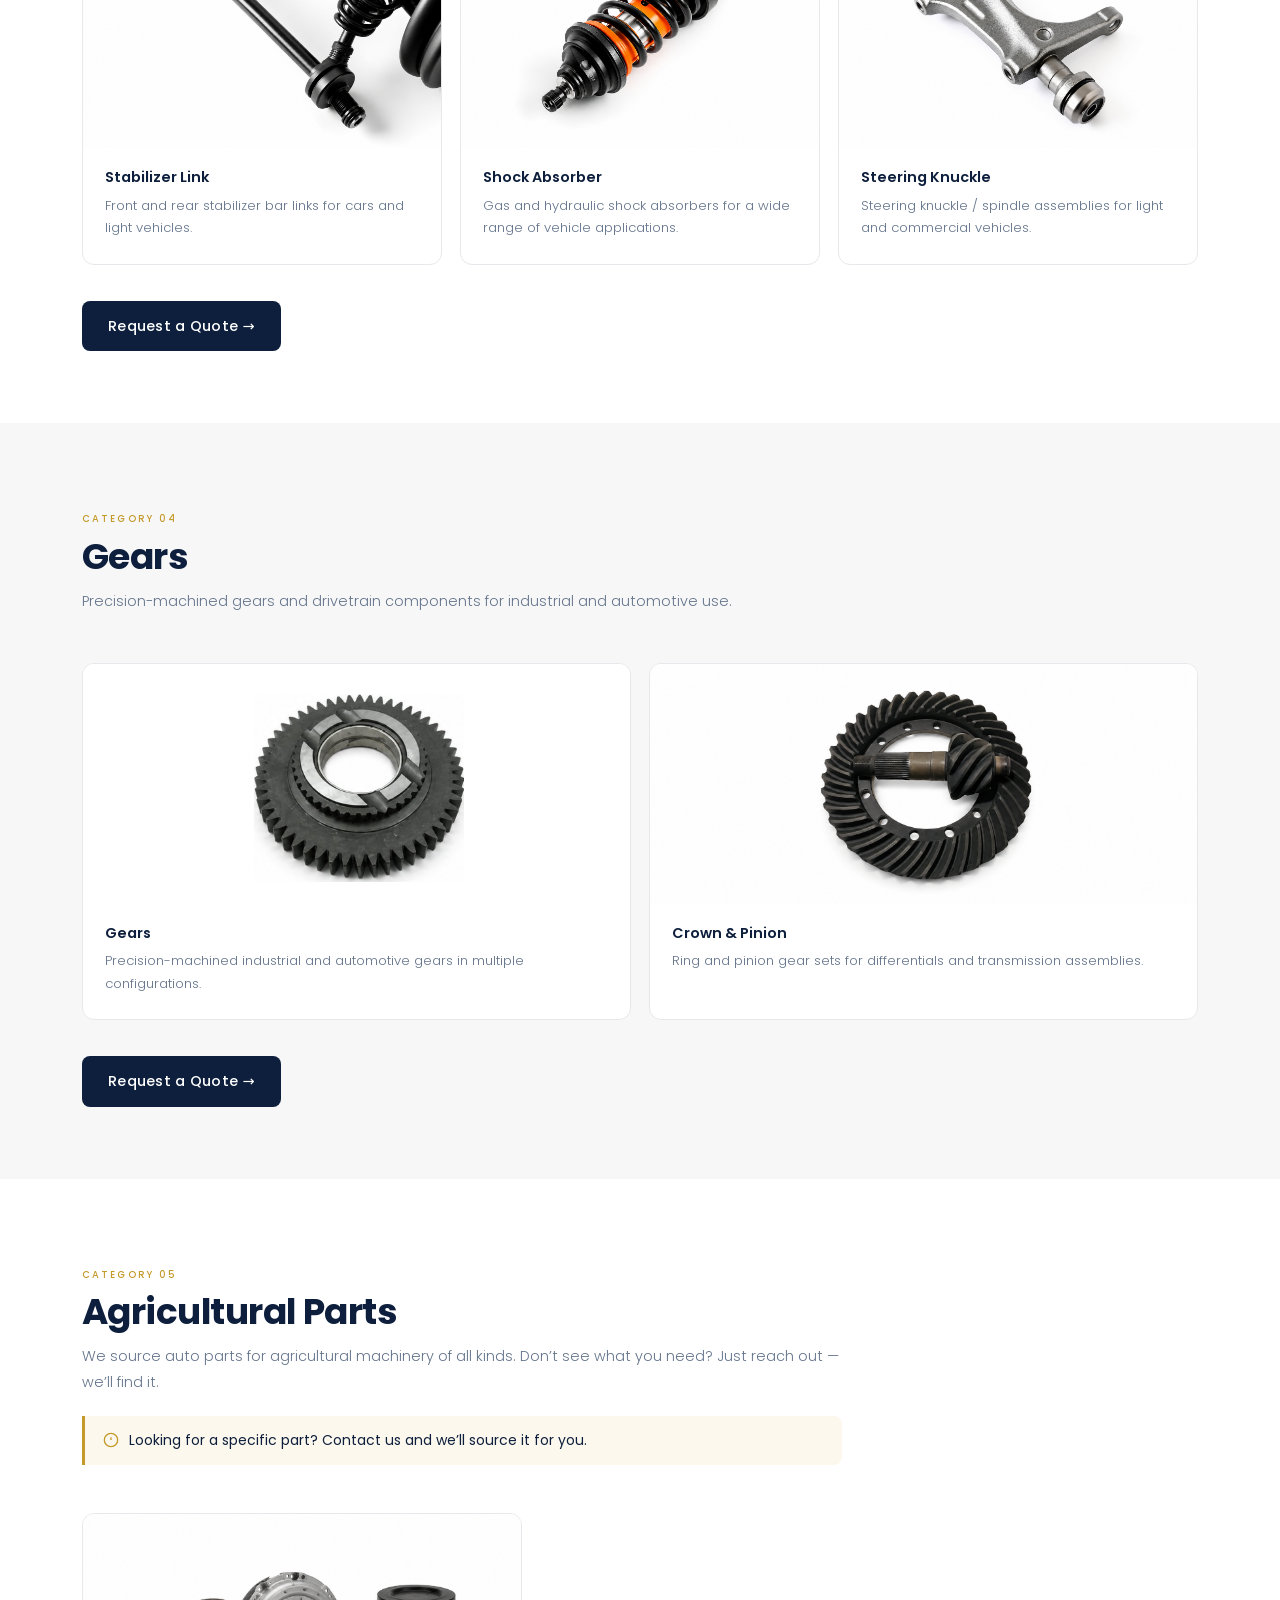
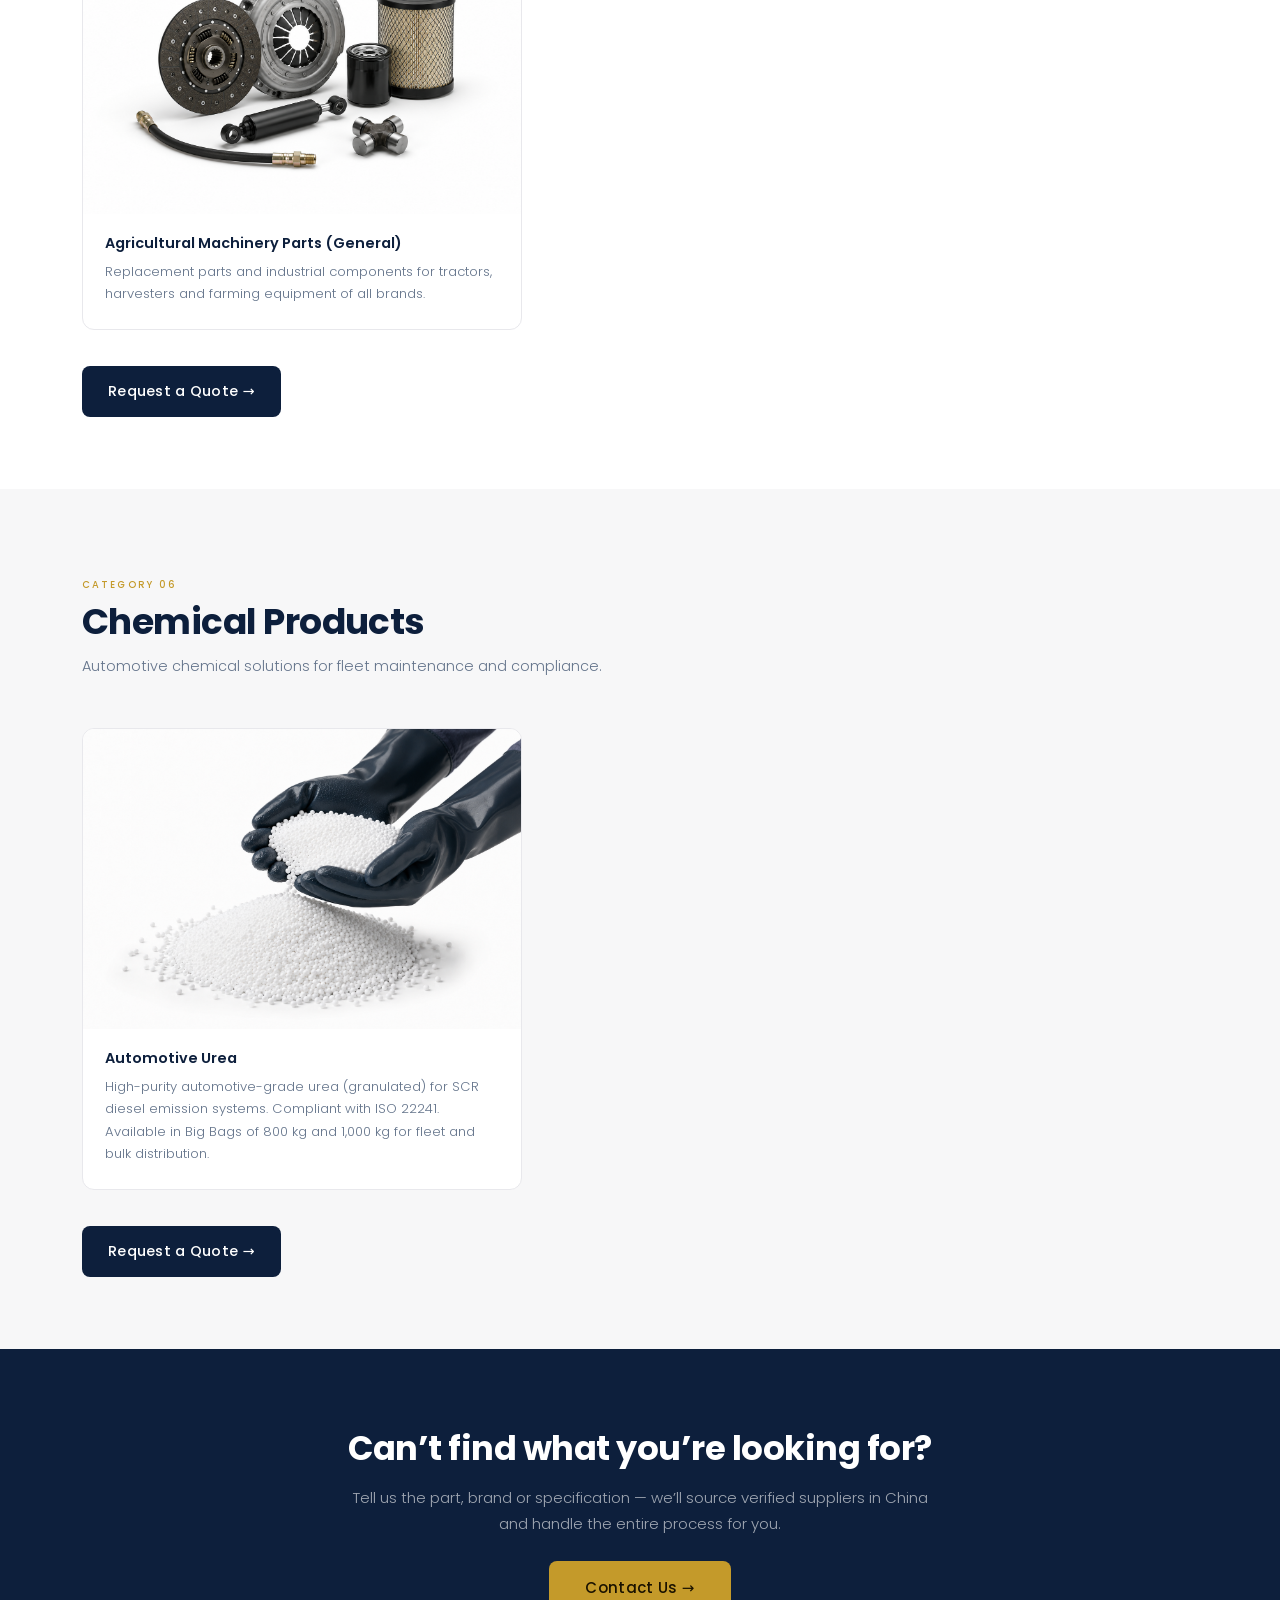
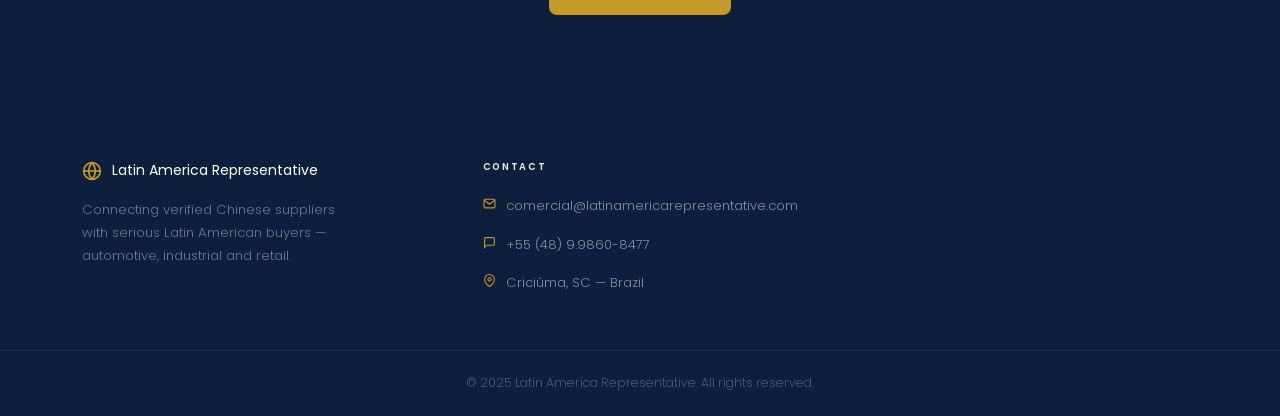
<file: products.html>
<!DOCTYPE html>
<html lang="en">
<head>
  <meta charset="UTF-8" />
  <meta name="viewport" content="width=device-width, initial-scale=1.0" />
  <meta property="og:url"   content="https://latinamericarepresentative.com/products.html" />
  <meta property="og:title" content="Products — Latin America Representative" />
  <meta name="description" content="Verified automotive and industrial parts sourced directly from China for Latin American markets." />
  <meta name="robots" content="index, follow" />
  <meta property="og:type" content="website" />
  <meta property="og:description" content="Brake systems, tires, agricultural parts and industrial products sourced from verified Chinese manufacturers." />
  <meta property="og:image" content="https://latinamericarepresentative.com/img/Logo.png" />
  <title>Products — Latin America Representative</title>
  <link rel="stylesheet" href="style.css" />
  <link rel="stylesheet" href="products.css" />
  <link rel="icon" type="image/png" href="img/Logo.png" />
  <link rel="preconnect" href="https://fonts.googleapis.com" />
  <link rel="preconnect" href="https://fonts.gstatic.com" crossorigin />
  <link href="https://fonts.googleapis.com/css2?family=Poppins:wght@300;400;500;600;700&display=swap" rel="stylesheet" />
</head>
<body class="products-page">

  <!-- NAVBAR -->
  <header class="navbar" id="navbar">
    <div class="container navbar__inner">
      <a href="index.html#home" class="navbar__logo">
        <svg xmlns="http://www.w3.org/2000/svg" width="22" height="22" viewBox="0 0 24 24" fill="none" stroke="currentColor" stroke-width="2"><circle cx="12" cy="12" r="10"/><path d="M12 2a15.3 15.3 0 0 1 4 10 15.3 15.3 0 0 1-4 10 15.3 15.3 0 0 1-4-10 15.3 15.3 0 0 1 4-10z"/><path d="M2 12h20"/></svg>
        <span class="logo__latin">Latin America</span> <span class="logo__rep">Representative</span>
      </a>
      <nav class="navbar__links">
        <a href="index.html#home"     data-i18n="nav_home">Home</a>
        <a href="index.html#services" data-i18n="nav_services">Services</a>
        <a href="index.html#markets"  data-i18n="nav_markets">Markets</a>
        <a href="products.html" class="nav-active" data-i18n="nav_products">Products</a>
        <a href="index.html#about"    data-i18n="nav_about">About</a>
        <a href="index.html#contact"  data-i18n="nav_contact">Contact</a>
      </nav>
      <div class="navbar__actions">
        <div class="lang-switcher" id="langSwitcher">
          <button class="lang-btn" id="langToggle" aria-haspopup="true" aria-expanded="false">
            EN
            <svg xmlns="http://www.w3.org/2000/svg" width="13" height="13" viewBox="0 0 24 24" fill="none" stroke="currentColor" stroke-width="2"><polyline points="6 9 12 15 18 9"/></svg>
          </button>
          <div class="lang-dropdown" id="langDropdown">
            <button>English</button>
            <button>Português</button>
            <button>Español</button>
          </div>
        </div>
        <a href="index.html#contact" class="btn btn--gold" data-i18n="nav_cta">Get in Touch</a>
      </div>
      <button class="navbar__hamburger" id="hamburger" aria-label="Toggle menu">
        <span></span><span></span><span></span>
      </button>
    </div>
    <div class="mobile-menu" id="mobileMenu">
      <a href="index.html#home"     class="mobile-link" data-i18n="nav_home">Home</a>
      <a href="index.html#services" class="mobile-link" data-i18n="nav_services">Services</a>
      <a href="index.html#markets"  class="mobile-link" data-i18n="nav_markets">Markets</a>
      <a href="products.html"       class="mobile-link" data-i18n="nav_products">Products</a>
      <a href="index.html#about"    class="mobile-link" data-i18n="nav_about">About</a>
      <a href="index.html#contact"  class="mobile-link" data-i18n="nav_contact">Contact</a>
      <a href="index.html#contact"  class="btn btn--gold mobile-cta" data-i18n="nav_cta">Get in Touch</a>
      <div class="mobile-lang">
        <button class="mobile-lang__btn" data-lang="en">EN · English</button>
        <button class="mobile-lang__btn" data-lang="pt">PT · Português</button>
        <button class="mobile-lang__btn" data-lang="es">ES · Español</button>
      </div>
    </div>
  </header>

  <!-- HERO -->
  <section class="prod-hero">
    <div class="prod-hero__overlay"></div>
    <div class="container prod-hero__inner">
      <a href="index.html" class="prod-hero__back">
        <svg xmlns="http://www.w3.org/2000/svg" width="16" height="16" viewBox="0 0 24 24" fill="none" stroke="currentColor" stroke-width="2"><polyline points="15 18 9 12 15 6"/></svg>
        <span data-i18n="prod_back">Back to home</span>
      </a>
      <div class="prod-hero__heading">
        <span class="eyebrow" data-i18n="prod_eyebrow">Product Catalog</span>
        <h1 class="prod-hero__title"><em data-i18n="prod_title_em">Product Catalog</em></h1>
      </div>
      <p class="prod-hero__sub" data-i18n="prod_sub">Verified automotive and industrial parts sourced directly from China — built for Latin American demand.</p>
      <div class="prod-nav" id="prodNav">
        <a href="#brake-systems"      class="prod-nav__pill active" data-i18n="cat01_title">Brake Systems</a>
        <a href="#tires-wheels"       class="prod-nav__pill" data-i18n="cat02_title">Tires &amp; Wheels</a>
        <a href="#suspension"         class="prod-nav__pill" data-i18n="cat03_title">Suspension</a>
        <a href="#gears"              class="prod-nav__pill" data-i18n="cat04_title">Gears</a>
        <a href="#agricultural-parts" class="prod-nav__pill" data-i18n="cat05_title">Agricultural Parts</a>
        <a href="#chemical-products"  class="prod-nav__pill" data-i18n="cat06_title">Chemical Products</a>
      </div>
    </div>
  </section>

  <!-- CATEGORY 01 — BRAKE SYSTEMS -->
  <section class="cat-section" id="brake-systems">
    <div class="container">
      <div class="cat-header">
        <span class="cat-label" data-i18n="cat01_label">Category 01</span>
        <h2 class="cat-title" data-i18n="cat01_title">Brake Systems</h2>
        <p class="cat-desc" data-i18n="cat01_desc">Complete brake system solutions for light and heavy vehicles, sourced from certified manufacturers.</p>
      </div>
      <div class="prod-grid">
        <div class="prod-card"><div class="prod-card__img"><img src="img/BrakeCaliper.png" alt="Brake Caliper" loading="lazy" /></div><div class="prod-card__body"><h3 data-i18n="brake1_title">Brake Caliper &amp; Repair Kit</h3><p data-i18n="brake1_desc">Complete calipers and rebuild kits for passenger and light vehicles.</p></div></div>
        <div class="prod-card"><div class="prod-card__img"><img src="img/BrakeDisc.png" alt="Brake Disc" loading="lazy" /></div><div class="prod-card__body"><h3 data-i18n="brake2_title">Ventilated &amp; Solid Brake Disc</h3><p data-i18n="brake2_desc">High-performance discs engineered for durability and consistent stopping power.</p></div></div>
        <div class="prod-card"><div class="prod-card__img"><img src="img/BrakePad.png" alt="Brake Pads" loading="lazy" /></div><div class="prod-card__body"><h3 data-i18n="brake3_title">Ceramic &amp; Semi-Metallic Brake Pads</h3><p data-i18n="brake3_desc">Brake pads with ceramic and semi-metallic compounds for all types of vehicles.</p></div></div>
        <div class="prod-card"><div class="prod-card__img"><img src="img/BrakeLining.png" alt="Truck Brake Lining" loading="lazy" /></div><div class="prod-card__body"><h3 data-i18n="brake4_title">Truck Brake Lining</h3><p data-i18n="brake4_desc">Heavy-duty brake linings for commercial trucks and fleet applications.</p></div></div>
        <div class="prod-card"><div class="prod-card__img"><img src="img/BrakeShoe.png" alt="Brake Shoe" loading="lazy" /></div><div class="prod-card__body"><h3 data-i18n="brake5_title">Brake Shoe</h3><p data-i18n="brake5_desc">Drum brake shoes for light and commercial vehicles.</p></div></div>
        <div class="prod-card"><div class="prod-card__img"><img src="img/BrakeDrum.png" alt="Brake Drum" loading="lazy" /></div><div class="prod-card__body"><h3 data-i18n="brake6_title">Brake Drum</h3><p data-i18n="brake6_desc">Cast iron brake drums for trucks and commercial vehicles.</p></div></div>
        <div class="prod-card"><div class="prod-card__img"><img src="img/BrakeLiningRoll.png" alt="Brake Lining Roll" loading="lazy" /></div><div class="prod-card__body"><h3 data-i18n="brake7_title">Brake Lining Roll</h3><p data-i18n="brake7_desc">Raw lining rolls for workshop applications and custom fitment.</p></div></div>
        <div class="prod-card"><div class="prod-card__img"><img src="img/MasterCylinder.png" alt="Master Cylinder" loading="lazy" /></div><div class="prod-card__body"><h3 data-i18n="brake8_title">Master Cylinder</h3><p data-i18n="brake8_desc">Hydraulic master cylinders for cars and light trucks.</p></div></div>
        <div class="prod-card"><div class="prod-card__img"><img src="img/FlexibleBrakeHose.png" alt="Brake Hose" loading="lazy" /></div><div class="prod-card__body"><h3 data-i18n="brake9_title">Flexible Brake Hose</h3><p data-i18n="brake9_desc">High-pressure flexible hoses for brake hydraulic circuits.</p></div></div>
      </div>
      <a href="index.html#contact" class="btn btn--navy btn--lg cat-cta" data-i18n="quote_cta">Request a Quote →</a>
    </div>
  </section>

  <!-- CATEGORY 02 — TIRES & WHEELS -->
  <section class="cat-section cat-section--alt" id="tires-wheels">
    <div class="container">
      <div class="cat-header">
        <span class="cat-label" data-i18n="cat02_label">Category 02</span>
        <h2 class="cat-title" data-i18n="cat02_title">Tires &amp; Wheels</h2>
        <p class="cat-desc" data-i18n="cat02_desc">New tires for all vehicle segments, sourced from trusted Chinese manufacturers with proven quality standards.</p>
        <div class="cat-note"><svg xmlns="http://www.w3.org/2000/svg" width="16" height="16" viewBox="0 0 24 24" fill="none" stroke="currentColor" stroke-width="2"><circle cx="12" cy="12" r="10"/><line x1="12" y1="8" x2="12" y2="12"/><line x1="12" y1="16" x2="12.01" y2="16"/></svg><span data-i18n="cat02_note">Contact us to find the specific size or specification you need.</span></div>
      </div>
      <div class="prod-grid prod-grid--2">
        <div class="prod-card"><div class="prod-card__img"><img src="img/HeavyDutyTires.png" alt="Heavy Duty Truck Tires" loading="lazy" /></div><div class="prod-card__body"><h3 data-i18n="tire1_title">Heavy-Duty Tires (Trucks &amp; Buses)</h3><p data-i18n="tire1_desc">Full range of tires for trucks, buses, and heavy commercial vehicles. Multiple sizes available on request.</p></div></div>
        <div class="prod-card"><div class="prod-card__img"><img src="img/LightVehicleTires.png" alt="Passenger Car Tires" loading="lazy" /></div><div class="prod-card__body"><h3 data-i18n="tire2_title">Light Vehicle Tires (Passenger Cars)</h3><p data-i18n="tire2_desc">Tires for passenger cars and light utility vehicles. Wide range of sizes available.</p></div></div>
      </div>
      <a href="index.html#contact" class="btn btn--navy btn--lg cat-cta" data-i18n="quote_cta">Request a Quote →</a>
    </div>
  </section>

  <!-- CATEGORY 03 — SUSPENSION -->
  <section class="cat-section" id="suspension">
    <div class="container">
      <div class="cat-header">
        <span class="cat-label" data-i18n="cat03_label">Category 03</span>
        <h2 class="cat-title" data-i18n="cat03_title">Suspension</h2>
        <p class="cat-desc" data-i18n="cat03_desc">Quality suspension components to restore handling and ride comfort across light and commercial vehicle lines.</p>
      </div>
      <div class="prod-grid">
        <div class="prod-card"><div class="prod-card__img"><img src="img/Bileleta.png" alt="Stabilizer Link" loading="lazy" /></div><div class="prod-card__body"><h3 data-i18n="susp1_title">Stabilizer Link</h3><p data-i18n="susp1_desc">Front and rear stabilizer bar links for cars and light vehicles.</p></div></div>
        <div class="prod-card"><div class="prod-card__img"><img src="img/shock.png" alt="Shock Absorber" loading="lazy" /></div><div class="prod-card__body"><h3 data-i18n="susp2_title">Shock Absorber</h3><p data-i18n="susp2_desc">Gas and hydraulic shock absorbers for a wide range of vehicle applications.</p></div></div>
        <div class="prod-card"><div class="prod-card__img"><img src="img/steering.png" alt="Steering Knuckle" loading="lazy" /></div><div class="prod-card__body"><h3 data-i18n="susp3_title">Steering Knuckle</h3><p data-i18n="susp3_desc">Steering knuckle / spindle assemblies for light and commercial vehicles.</p></div></div>
      </div>
      <a href="index.html#contact" class="btn btn--navy btn--lg cat-cta" data-i18n="quote_cta">Request a Quote →</a>
    </div>
  </section>

  <!-- CATEGORY 04 — GEARS -->
  <section class="cat-section cat-section--alt" id="gears">
    <div class="container">
      <div class="cat-header">
        <span class="cat-label" data-i18n="cat04_label">Category 04</span>
        <h2 class="cat-title" data-i18n="cat04_title">Gears</h2>
        <p class="cat-desc" data-i18n="cat04_desc">Precision-machined gears and drivetrain components for industrial and automotive use.</p>
      </div>
      <div class="prod-grid prod-grid--2">
        <div class="prod-card"><div class="prod-card__img"><img src="img/Gear.png" alt="Gears" loading="lazy" /></div><div class="prod-card__body"><h3 data-i18n="gear1_title">Gears</h3><p data-i18n="gear1_desc">Precision-machined industrial and automotive gears in multiple configurations.</p></div></div>
        <div class="prod-card"><div class="prod-card__img"><img src="img/CrownP.png" alt="Crown and Pinion" loading="lazy" /></div><div class="prod-card__body"><h3 data-i18n="gear2_title">Crown &amp; Pinion</h3><p data-i18n="gear2_desc">Ring and pinion gear sets for differentials and transmission assemblies.</p></div></div>
      </div>
      <a href="index.html#contact" class="btn btn--navy btn--lg cat-cta" data-i18n="quote_cta">Request a Quote →</a>
    </div>
  </section>

  <!-- CATEGORY 05 — AGRICULTURAL PARTS -->
  <section class="cat-section" id="agricultural-parts">
    <div class="container">
      <div class="cat-header">
        <span class="cat-label" data-i18n="cat05_label">Category 05</span>
        <h2 class="cat-title" data-i18n="cat05_title">Agricultural Parts</h2>
        <p class="cat-desc" data-i18n="cat05_desc"We source replacement parts and components for agricultural and construction machinery, including tractors, harvesters and yellow-line equipment. Don't see what you need? Just reach out — we'll find it.</p>
        <div class="cat-note"><svg xmlns="http://www.w3.org/2000/svg" width="16" height="16" viewBox="0 0 24 24" fill="none" stroke="currentColor" stroke-width="2"><circle cx="12" cy="12" r="10"/><line x1="12" y1="8" x2="12" y2="12"/><line x1="12" y1="16" x2="12.01" y2="16"/></svg><span data-i18n="cat05_note">Looking for a specific part? Contact us and we'll source it for you.</span></div>
      </div>
      <div class="prod-grid prod-grid--1">
        <div class="prod-card"><div class="prod-card__img prod-card__img--tall"><img src="img/AgriculturalMachinery.png" alt="Agricultural Parts" loading="lazy" /></div><div class="prod-card__body"><h3 data-i18n="agri1_title">Agricultural Machinery Parts (General)</h3><p data-i18n="agri1_desc">Replacement parts and industrial components for tractors, harvesters and farming equipment of all brands.</p></div></div>
      </div>
      <a href="index.html#contact" class="btn btn--navy btn--lg cat-cta" data-i18n="quote_cta">Request a Quote →</a>
    </div>
  </section>

  <!-- CATEGORY 06 — CHEMICAL PRODUCTS -->
  <section class="cat-section cat-section--alt" id="chemical-products">
    <div class="container">
      <div class="cat-header">
        <span class="cat-label" data-i18n="cat06_label">Category 06</span>
        <h2 class="cat-title" data-i18n="cat06_title">Chemical Products</h2>
        <p class="cat-desc" data-i18n="cat06_desc">Automotive chemical solutions for fleet maintenance and compliance.</p>
      </div>
      <div class="prod-grid prod-grid--1">
        <div class="prod-card"><div class="prod-card__img prod-card__img--tall"><img src="img/DEF.png" alt="ARLA 32" loading="lazy" /></div><div class="prod-card__body"><h3 data-i18n="chem1_title">Automotive Urea</h3><p data-i18n="chem1_desc">High-purity automotive-grade urea (granulated) for SCR diesel emission systems. Compliant with ISO 22241. Available in Big Bags of 800 kg and 1,000 kg for fleet and bulk distribution.</p></div></div>
      </div>
      <a href="index.html#contact" class="btn btn--navy btn--lg cat-cta" data-i18n="quote_cta">Request a Quote →</a>
    </div>
  </section>

  <!-- BOTTOM CTA -->
  <section class="prod-bottom-cta">
    <div class="container prod-bottom-cta__inner">
      <h2 data-i18n="prod_bottom_title">Can't find what you're looking for?</h2>
      <p data-i18n="prod_bottom_desc">Tell us the part, brand or specification — we'll source verified suppliers in China and handle the entire process for you.</p>
      <a href="index.html#contact" class="btn btn--gold btn--lg" data-i18n="prod_bottom_cta">Contact Us →</a>
    </div>
  </section>

  <!-- FOOTER -->
  <footer class="footer">
    <div class="container footer__inner">
      <div class="footer__brand">
        <div class="footer__logo">
          <svg xmlns="http://www.w3.org/2000/svg" width="20" height="20" viewBox="0 0 24 24" fill="none" stroke="currentColor" stroke-width="2"><circle cx="12" cy="12" r="10"/><path d="M12 2a15.3 15.3 0 0 1 4 10 15.3 15.3 0 0 1-4 10 15.3 15.3 0 0 1-4-10 15.3 15.3 0 0 1 4-10z"/><path d="M2 12h20"/></svg>
          Latin America Representative
        </div>
        <p data-i18n="footer_desc">Connecting verified Chinese suppliers with Latin American buyers — automotive, industrial and retail.</p>
      </div>
      <div class="footer__contact">
        <h4 data-i18n="footer_contact_title">Contact</h4>
        <ul>
          <li><svg xmlns="http://www.w3.org/2000/svg" width="13" height="13" viewBox="0 0 24 24" fill="none" stroke="currentColor" stroke-width="2"><path d="M4 4h16c1.1 0 2 .9 2 2v12c0 1.1-.9 2-2 2H4c-1.1 0-2-.9-2-2V6c0-1.1.9-2 2-2z"/><polyline points="22,6 12,13 2,6"/></svg> comercial@latinamericarepresentative.com</li>
          <li><svg xmlns="http://www.w3.org/2000/svg" width="13" height="13" viewBox="0 0 24 24" fill="none" stroke="currentColor" stroke-width="2"><path d="M21 15a2 2 0 0 1-2 2H7l-4 4V5a2 2 0 0 1 2-2h14a2 2 0 0 1 2 2z"/></svg><a href="https://wa.me/5548998608477" target="_blank" rel="noopener noreferrer">+55 (48) 9.9860-8477</a></li>
          <li><svg xmlns="http://www.w3.org/2000/svg" width="13" height="13" viewBox="0 0 24 24" fill="none" stroke="currentColor" stroke-width="2"><path d="M21 10c0 7-9 13-9 13s-9-6-9-13a9 9 0 0 1 18 0z"/><circle cx="12" cy="10" r="3"/></svg> Criciúma, SC — Brazil</li>
        </ul>
      </div>
    </div>
    <div class="footer__bottom">
      <div class="container" data-i18n="footer_copy">© 2025 Latin America Representative. All rights reserved.</div>
    </div>
  </footer>

  <script src="script.js"></script>
  <script src="products.js"></script>
  <script src="i18n.js"></script>
</body>
</html>
</file>
<file: style.css>
/* ============================================================
   LATIN AMERICA REPRESENTATIVE — style.css
   ============================================================ */

*, *::before, *::after { box-sizing: border-box; margin: 0; padding: 0; }

:root {
  --navy:       #0d1f3c;
  --navy-deep:  #080f1e;
  --navy-mid:   #122040;
  --gold:       #c49a2a;
  --gold-hover: #d4ab3a;
  --gold-pale:  rgba(196,154,42,.13);
  --white:      #ffffff;
  --off-white:  #f7f7f8;
  --border:     #e8e8ec;
  --text:       #1a1a2e;
  --text-muted: #64748b;
  --wa-green:   #25d366;
  --font: 'Poppins', system-ui, sans-serif;
  --radius: 12px;
  --radius-sm: 8px;
  --transition: .2s ease;
  --shadow-sm: 0 1px 8px rgba(10,20,50,.06);
  --shadow: 0 2px 20px rgba(10,20,50,.09);
  --shadow-lg: 0 8px 40px rgba(10,20,50,.13);
}

html { scroll-behavior: smooth; }

body {
  font-family: var(--font);
  font-weight: 300;
  color: var(--text);
  background: var(--white);
  line-height: 1.7;
  -webkit-font-smoothing: antialiased;
}

img, iframe { display: block; max-width: 100%; }
a { text-decoration: none; color: inherit; }
ul { list-style: none; }
button { cursor: pointer; border: none; background: none; font: inherit; }

.container {
  width: 100%;
  max-width: 1180px;
  margin: 0 auto;
  padding: 0 32px;
}

/* ---- BUTTONS ---- */
.btn {
  display: inline-flex;
  align-items: center;
  gap: 8px;
  padding: 11px 22px;
  border-radius: var(--radius-sm);
  font-family: var(--font);
  font-weight: 500;
  font-size: .85rem;
  letter-spacing: .02em;
  transition: background var(--transition), box-shadow var(--transition), transform var(--transition);
  white-space: nowrap;
  cursor: pointer;
}
.btn:hover { transform: translateY(-1px); }
.btn--gold  { background: var(--gold); color: #1a1200; }
.btn--gold:hover { background: var(--gold-hover); box-shadow: 0 4px 18px rgba(196,154,42,.35); }
.btn--navy  { background: var(--navy); color: var(--white); }
.btn--navy:hover { background: var(--navy-mid); }
.btn--outline { border: 1.5px solid rgba(255,255,255,.5); color: var(--white); background: transparent; }
.btn--outline:hover { background: rgba(255,255,255,.08); }
.btn--lg { padding: 13px 26px; font-size: .9rem; border-radius: var(--radius-sm); }
.btn--send { align-self: flex-start; padding: 12px 28px; }

/* ---- EYEBROW ---- */
.eyebrow {
  display: inline-block;
  font-size: .6rem;
  font-weight: 500;
  letter-spacing: .22em;
  text-transform: uppercase;
  color: var(--gold);
}

/* ---- SECTIONS ---- */
.section { padding: 100px 0; }
.section--white    { background: var(--white); }
.section--offwhite { background: var(--off-white); }
.section--navy     { background: var(--navy); }

.section__header { max-width: 680px; margin-bottom: 56px; }
.section__header--center { text-align: center; margin-left: auto; margin-right: auto; }

.section__title {
  margin-top: 10px;
  font-size: clamp(1.6rem, 2.5vw, 2.1rem);
  font-weight: 700;
  color: var(--navy);
  line-height: 1.2;
  letter-spacing: -.01em;
}
.section__title--white { color: var(--white); }

.section__sub {
  margin-top: 14px;
  font-size: .9rem;
  font-weight: 300;
  color: var(--text-muted);
  line-height: 1.8;
}
.section__sub--light { color: rgba(255,255,255,.55); }

/* ================================================================
   NAVBAR
   ================================================================ */
.navbar {
  position: fixed;
  top: 0; left: 0; right: 0;
  z-index: 100;
  background: rgba(8,15,30,.65);
  backdrop-filter: blur(18px);
  -webkit-backdrop-filter: blur(18px);
  border-bottom: 1px solid rgba(255,255,255,.05);
  transition: background var(--transition), box-shadow var(--transition);
}
.navbar.scrolled {
  background: rgba(10,20,50,.97);
  box-shadow: 0 2px 28px rgba(0,0,0,.35);
}

.navbar__inner {
  display: flex;
  align-items: center;
  height: 68px;
  gap: 36px;
}

.navbar__logo {
  display: flex;
  align-items: center;
  gap: 9px;
  font-size: .875rem;
  color: var(--white);
  flex-shrink: 0;
}
.navbar__logo svg { color: var(--gold); flex-shrink: 0; }
.logo__latin { font-weight: 400; }
.logo__rep   { font-weight: 600; color: var(--gold); }

.navbar__links {
  display: flex;
  align-items: center;
  gap: 28px;
  margin-left: auto;
}
.navbar__links a {
  font-size: .8125rem;
  font-weight: 400;
  color: rgba(255,255,255,.82);
  letter-spacing: .01em;
  transition: color var(--transition);
}
.navbar__links a:hover { color: var(--white); }

.navbar__actions {
  display: flex;
  align-items: center;
  gap: 14px;
  flex-shrink: 0;
}

/* Lang switcher */
.lang-switcher { position: relative; }
.lang-btn {
  display: flex;
  align-items: center;
  gap: 3px;
  font-size: .78rem;
  font-weight: 400;
  letter-spacing: .06em;
  color: rgba(255,255,255,.8);
  transition: color var(--transition);
}
.lang-btn:hover { color: var(--white); }
.lang-dropdown {
  position: absolute;
  top: calc(100% + 10px);
  right: 0;
  min-width: 128px;
  background: var(--white);
  border: 1px solid var(--border);
  border-radius: var(--radius-sm);
  box-shadow: var(--shadow-lg);
  overflow: hidden;
  display: none;
  flex-direction: column;
}
.lang-dropdown.open { display: flex; }
.lang-dropdown button {
  padding: 10px 14px;
  text-align: left;
  font-size: .84rem;
  font-weight: 300;
  color: var(--text);
  font-family: var(--font);
  transition: background var(--transition);
}
.lang-dropdown button:hover { background: var(--off-white); }

/* Hamburger */
.navbar__hamburger {
  display: none;
  flex-direction: column;
  gap: 5px;
  padding: 4px;
  margin-left: auto;
}
.navbar__hamburger span {
  display: block;
  width: 22px;
  height: 1.5px;
  background: var(--white);
  border-radius: 2px;
  transition: transform .25s ease, opacity .25s ease;
}
.navbar__hamburger.open span:nth-child(1) { transform: translateY(6.5px) rotate(45deg); }
.navbar__hamburger.open span:nth-child(2) { opacity: 0; }
.navbar__hamburger.open span:nth-child(3) { transform: translateY(-6.5px) rotate(-45deg); }

/* Mobile menu */
.mobile-menu {
  display: none;
  flex-direction: column;
  padding: 12px 24px 24px;
  border-top: 1px solid rgba(255,255,255,.06);
  background: rgba(8,15,30,.99);
}
.mobile-menu.open { display: flex; }
.mobile-link {
  padding: 12px 0;
  color: rgba(255,255,255,.8);
  font-weight: 300;
  font-size: .9rem;
  border-bottom: 1px solid rgba(255,255,255,.05);
  transition: color var(--transition);
}
.mobile-link:hover { color: var(--gold); }
.mobile-cta { margin-top: 18px; justify-content: center; }

/* ================================================================
   HERO
   ================================================================ */
.hero {
  position: relative;
  min-height: 100vh;
  display: flex;
  align-items: center;
  padding-top: 68px;
  color: var(--white);
  overflow: hidden;
}

.hero__bg {
  position: absolute;
  inset: 0;
}
.hero__bg-img {
  position: absolute;
  inset: 0;
  width: 100%;
  height: 100%;
  object-fit: cover;
  object-position: center 40%;
}
.hero__overlay {
  position: absolute;
  inset: 0;
  background: linear-gradient(
    108deg,
    rgba(4,9,22,.92) 0%,
    rgba(6,14,35,.85) 40%,
    rgba(8,18,45,.55) 100%
  );
}

.hero__inner {
  position: relative;
  width: 100%;
  padding: 80px 32px 100px;
}

.hero__content { max-width: 680px; }

.hero__title {
  margin-top: 18px;
  font-size: clamp(2.8rem, 5.5vw, 4.2rem);
  font-weight: 700;
  line-height: 1.1;
  letter-spacing: -.025em;
  color: var(--white);
}
.hero__title em {
  font-style: normal;
  color: var(--gold);
}

.hero__sub {
  margin-top: 22px;
  font-size: .9375rem;
  font-weight: 300;
  color: rgba(255,255,255,.7);
  max-width: 540px;
  line-height: 1.8;
}

.hero__ctas {
  margin-top: 36px;
  display: flex;
  flex-wrap: wrap;
  gap: 14px;
}

/* ================================================================
   SERVICES
   ================================================================ */
.services-grid {
  display: grid;
  grid-template-columns: repeat(4, 1fr);
  gap: 20px;
}

.service-card {
  padding: 32px 26px;
  border: 1px solid var(--border);
  border-radius: var(--radius);
  background: var(--white);
  transition: border-color var(--transition), box-shadow var(--transition), transform var(--transition);
}
.service-card:hover {
  border-color: #cbd5e1;
  box-shadow: var(--shadow-lg);
  transform: translateY(-3px);
}

.service-card__icon {
  display: inline-flex;
  align-items: center;
  justify-content: center;
  width: 48px;
  height: 48px;
  border-radius: 10px;
  background: var(--navy);
  color: var(--gold);
}

.service-card h3 {
  margin-top: 20px;
  font-size: .9rem;
  font-weight: 600;
  color: var(--navy);
  line-height: 1.3;
}
.service-card p {
  margin-top: 10px;
  font-size: .82rem;
  font-weight: 300;
  color: var(--text-muted);
  line-height: 1.75;
}

/* ================================================================
   MARKETS
   ================================================================ */
.markets-grid {
  display: grid;
  grid-template-columns: repeat(5, 1fr);
  gap: 16px;
}

.market-card {
  padding: 28px 24px;
  border: 1px solid rgba(255,255,255,.1);
  border-radius: var(--radius);
  background: rgba(255,255,255,.04);
  transition: border-color var(--transition), background var(--transition), transform var(--transition);
}
.market-card:hover {
  border-color: rgba(196,154,42,.5);
  background: rgba(255,255,255,.07);
  transform: translateY(-3px);
}

/* Country code (BR, MX…) — large, bold, white */
.market-card__code {
  font-size: 1.6rem;
  font-weight: 700;
  color: var(--white);
  letter-spacing: -.01em;
  line-height: 1;
}

.market-card__name {
  margin-top: 10px;
  font-size: .9rem;
  font-weight: 600;
  color: var(--white);
}

.market-card__stats { margin-top: 20px; display: flex; flex-direction: column; gap: 12px; }
.market-card__stats dt {
  font-size: .58rem;
  text-transform: uppercase;
  letter-spacing: .14em;
  color: rgba(255,255,255,.38);
  font-weight: 400;
}
.market-card__stats dd {
  margin-top: 2px;
  font-size: .875rem;
  font-weight: 500;
  color: var(--gold);
}
.market-card__stats > div:last-child dd {
  font-weight: 300;
  color: rgba(255,255,255,.75);
}

/* ================================================================
   PRODUCTS  — 3-column grid, icon top-left, "Learn more →" link
   ================================================================ */
.products-grid {
  display: grid;
  grid-template-columns: repeat(3, 1fr);
  gap: 16px;
}

.product-card {
  padding: 28px 28px 24px;
  border: 1px solid var(--border);
  border-radius: var(--radius);
  background: var(--white);
  display: flex;
  flex-direction: column;
  align-items: flex-start;
  gap: 0;
  transition: border-color var(--transition), box-shadow var(--transition), transform var(--transition);
}
.product-card:hover {
  border-color: #cbd5e1;
  box-shadow: var(--shadow-lg);
  transform: translateY(-2px);
}

.product-card__icon {
  color: var(--navy);
  margin-bottom: 18px;
}

.product-card__name {
  font-size: .9rem;
  font-weight: 600;
  color: var(--navy);
  margin-bottom: 16px;
}

.product-card__link {
  font-size: .82rem;
  font-weight: 400;
  color: var(--gold);
  letter-spacing: .01em;
  transition: color var(--transition);
  margin-top: auto;
}
.product-card__link:hover { color: var(--gold-hover); }

/* CTA banner */
.products-cta {
  margin-top: 40px;
  display: flex;
  align-items: center;
  justify-content: space-between;
  gap: 24px;
  padding: 28px 36px;
  background: var(--navy);
  border-radius: var(--radius);
  flex-wrap: wrap;
}
.products-cta__title {
  font-size: .95rem;
  font-weight: 600;
  color: var(--white);
}
.products-cta__sub {
  margin-top: 4px;
  font-size: .82rem;
  font-weight: 300;
  color: rgba(255,255,255,.55);
}

/* ================================================================
   TRUST
   ================================================================ */
.trust-section { border-top: 1px solid var(--border); border-bottom: 1px solid var(--border); }

.trust-grid {
  display: grid;
  grid-template-columns: repeat(3, 1fr);
  gap: 56px;
}

.trust-card { text-align: center; }

.trust-card__icon {
  display: inline-flex;
  align-items: center;
  justify-content: center;
  width: 56px;
  height: 56px;
  border-radius: 50%;
  background: var(--navy);
  color: var(--gold);
  margin: 0 auto;
}

.trust-card h3 {
  margin-top: 20px;
  font-size: .95rem;
  font-weight: 600;
  color: var(--navy);
}
.trust-card p {
  margin-top: 10px;
  font-size: .84rem;
  font-weight: 300;
  color: var(--text-muted);
  line-height: 1.8;
}

/* ================================================================
   ABOUT
   ================================================================ */
.about-grid {
  display: grid;
  grid-template-columns: 1fr 1fr;
  gap: 72px;
  align-items: start;
}

.about__body {
  margin-top: 24px;
  display: flex;
  flex-direction: column;
  gap: 16px;
}
.about__body p {
  font-size: .9rem;
  font-weight: 300;
  color: var(--text-muted);
  line-height: 1.85;
}

.about-card {
  background: var(--white);
  border: 1px solid var(--border);
  border-radius: var(--radius);
  padding: 36px;
  box-shadow: var(--shadow-sm);
}
.about-card h3 {
  font-size: .9rem;
  font-weight: 600;
  color: var(--navy);
}

.about-list {
  margin-top: 24px;
  display: flex;
  flex-direction: column;
  gap: 16px;
}
.about-list li {
  display: flex;
  align-items: center;
  gap: 14px;
  font-size: .875rem;
  font-weight: 300;
  color: var(--text);
}
.about-list__check {
  flex-shrink: 0;
  width: 22px;
  height: 22px;
  border-radius: 50%;
  background: var(--gold-pale);
  color: var(--gold);
  display: flex;
  align-items: center;
  justify-content: center;
}

/* ================================================================
   CONTACT
   ================================================================ */
.contact-grid {
  display: grid;
  grid-template-columns: 1fr 1fr;
  gap: 36px;
  align-items: start;
}

.contact-form {
  background: var(--white);
  border: 1px solid var(--border);
  border-radius: var(--radius);
  padding: 36px;
  display: flex;
  flex-direction: column;
  gap: 20px;
  box-shadow: var(--shadow-sm);
}

.form-row { display: grid; grid-template-columns: 1fr 1fr; gap: 16px; }

.form-field { display: flex; flex-direction: column; gap: 8px; }
.form-field label {
  font-size: .78rem;
  font-weight: 400;
  color: var(--text-muted);
  letter-spacing: .01em;
}
.form-field input,
.form-field textarea {
  width: 100%;
  padding: 11px 14px;
  border: 1px solid var(--border);
  border-radius: var(--radius-sm);
  background: var(--white);
  font-family: var(--font);
  font-weight: 300;
  font-size: .875rem;
  color: var(--text);
  transition: border-color var(--transition), box-shadow var(--transition);
  outline: none;
}
.form-field input:focus,
.form-field textarea:focus {
  border-color: var(--gold);
  box-shadow: 0 0 0 3px rgba(196,154,42,.1);
}
.form-field textarea { resize: vertical; }

.form-success {
  display: none;
  padding: 12px 16px;
  background: rgba(196,154,42,.08);
  border: 1px solid rgba(196,154,42,.25);
  border-radius: var(--radius-sm);
  font-size: .84rem;
  font-weight: 400;
  color: #7a5c0a;
}
.form-success.visible { display: block; }

/* Contact info cards */
.contact-info { display: flex; flex-direction: column; gap: 14px; }

.info-card {
  display: flex;
  align-items: center;
  gap: 18px;
  padding: 20px 22px;
  border: 1px solid var(--border);
  border-radius: var(--radius);
  background: var(--white);
  box-shadow: var(--shadow-sm);
  transition: border-color var(--transition), box-shadow var(--transition);
}
.info-card:hover { border-color: #cbd5e1; box-shadow: var(--shadow); }
.info-card--wa { justify-content: flex-start; flex-wrap: nowrap; gap: 18px; }
.info-card--wa:hover { border-color: var(--wa-green); }
.info-card--wa .wa-cta { margin-left: auto; flex-shrink: 0; }

.info-card__icon {
  flex-shrink: 0;
  width: 48px;
  height: 48px;
  border-radius: 10px;
  display: flex;
  align-items: center;
  justify-content: center;
}
.info-card__icon--navy { background: var(--navy); color: var(--gold); }
.info-card__icon--wa   { background: var(--wa-green); color: var(--white); }

.info-card__label {
  font-size: .6rem;
  text-transform: uppercase;
  letter-spacing: .16em;
  color: var(--text-muted);
  font-weight: 400;
}
.info-card__value {
  font-size: .875rem;
  font-weight: 400;
  color: var(--navy);
  margin-top: 3px;
  word-break: break-all;
}

.wa-cta {
  font-size: .82rem;
  font-weight: 500;
  color: var(--wa-green);
  white-space: nowrap;
}

.map-wrapper {
  border: 1px solid var(--border);
  border-radius: var(--radius);
  overflow: hidden;
  box-shadow: var(--shadow-sm);
}
.map-wrapper iframe { width: 100%; height: 230px; border: 0; }

/* ================================================================
   FOOTER
   ================================================================ */
.footer { background: var(--navy); color: rgba(255,255,255,.55); }

.footer__inner {
  display: grid;
  grid-template-columns: 1.5fr 1fr 1.5fr;
  gap: 56px;
  padding-top: 64px;
  padding-bottom: 56px;
}

.footer__logo {
  display: flex;
  align-items: center;
  gap: 10px;
  font-size: .875rem;
  font-weight: 400;
  color: var(--white);
  margin-bottom: 16px;
}
.footer__logo svg { color: var(--gold); flex-shrink: 0; }

.footer__brand p {
  font-size: .82rem;
  font-weight: 300;
  line-height: 1.75;
  color: rgba(255,255,255,.4);
  max-width: 280px;
}

.footer__nav h4,
.footer__contact h4 {
  font-size: .6rem;
  font-weight: 600;
  text-transform: uppercase;
  letter-spacing: .18em;
  color: rgba(255,255,255,.9);
  margin-bottom: 20px;
}

.footer__contact ul { display: flex; flex-direction: column; gap: 16px; }
.footer__contact li {
  display: flex;
  align-items: flex-start;
  gap: 10px;
  font-size: .82rem;
  font-weight: 300;
  color: rgba(255,255,255,.5);
}
.footer__contact li svg { color: var(--gold); flex-shrink: 0; margin-top: 2px; }
.footer__contact a { color: rgba(255,255,255,.5); transition: color var(--transition); }
.footer__contact a:hover { color: var(--gold); }

.footer__bottom { border-top: 1px solid rgba(255,255,255,.07); }
.footer__bottom .container {
  padding-top: 22px;
  padding-bottom: 22px;
  font-size: .76rem;
  font-weight: 300;
  color: rgba(255,255,255,.28);
  text-align: center;
}

/* ================================================================
   ANIMATIONS
   ================================================================ */
.fade-up {
  opacity: 0;
  transform: translateY(20px);
  transition: opacity .55s ease, transform .55s ease;
}
.fade-up.visible { opacity: 1; transform: none; }

/* Lang switcher inside mobile menu */
.mobile-lang {
  display: flex;
  gap: 8px;
  margin-top: 20px;
  padding-top: 20px;
  border-top: 1px solid rgba(255,255,255,.08);
}
.mobile-lang__btn {
  flex: 1;
  padding: 9px 0;
  border: 1px solid rgba(255,255,255,.15);
  border-radius: var(--radius-sm);
  font-size: .78rem;
  font-weight: 400;
  letter-spacing: .06em;
  color: rgba(255,255,255,.6);
  text-align: center;
  transition: background var(--transition), border-color var(--transition), color var(--transition);
  font-family: var(--font);
  cursor: pointer;
  background: none;
}
.mobile-lang__btn:hover {
  background: rgba(255,255,255,.06);
  color: var(--white);
}
.mobile-lang__btn.active {
  background: rgba(196,154,42,.15);
  border-color: rgba(196,154,42,.5);
  color: var(--gold);
  font-weight: 500;
}

/* ================================================================
   RESPONSIVE
   ================================================================ */
@media (max-width: 1100px) {
  .services-grid { grid-template-columns: repeat(2, 1fr); }
  .markets-grid  { grid-template-columns: repeat(3, 1fr); }
  .products-grid { grid-template-columns: repeat(2, 1fr); }
}

@media (max-width: 900px) {
  .navbar__links,
  .navbar__actions { display: none; }
  .navbar__hamburger { display: flex; }

  .trust-grid   { grid-template-columns: repeat(2, 1fr); gap: 36px; }
  .about-grid   { grid-template-columns: 1fr; gap: 40px; }
  .contact-grid { grid-template-columns: 1fr; }
  .footer__inner { grid-template-columns: 1fr 1fr; }
  .footer__brand { grid-column: 1 / -1;  margin-top: 32px; margin-bottom: 32px; }
}

@media (max-width: 640px) {
  .section { padding: 72px 0; }
  .container { padding: 0 20px; }

  .hero__title { font-size: 2.4rem; }
  .hero__inner { padding: 60px 20px 80px; }

  .services-grid { grid-template-columns: 1fr; }
  .markets-grid  { grid-template-columns: repeat(2, 1fr); }
  .products-grid { grid-template-columns: 1fr; }
  .trust-grid    { grid-template-columns: 1fr; }
  .form-row      { grid-template-columns: 1fr; }
  .products-cta  { flex-direction: column; align-items: flex-start; }
  .footer__inner { grid-template-columns: 1fr; gap: 32px; margin-top: 32px; margin-bottom: 20px; }
}
</file>
<file: products.css>
/* ============================================================
   PRODUCTS PAGE — products.css
   ============================================================ */

/* ---- NAV ACTIVE STATE ---- */
.nav-active { color: var(--gold) !important; }

/* ================================================================
   HERO
   ================================================================ */
.prod-hero {
  position: relative;
  min-height: 52vh;
  display: flex;
  align-items: flex-end;
  padding-top: 68px;
  background: linear-gradient(160deg, #060d1e 0%, #0d1f3c 60%, #122040 100%);
  overflow: hidden;
}

/* subtle grid texture */
.prod-hero::before {
  content: '';
  position: absolute;
  inset: 0;
  background-image:
    linear-gradient(rgba(255,255,255,.025) 1px, transparent 1px),
    linear-gradient(90deg, rgba(255,255,255,.025) 1px, transparent 1px);
  background-size: 56px 56px;
  mask-image: radial-gradient(ellipse 110% 100% at 50% 0%, black 30%, transparent 90%);
}

/* gold glow top-right */
.prod-hero::after {
  content: '';
  position: absolute;
  top: -80px; right: -100px;
  width: 500px; height: 500px;
  border-radius: 50%;
  background: radial-gradient(circle, rgba(196,154,42,.12) 0%, transparent 70%);
  pointer-events: none;
}

.prod-hero__overlay { display: none; } /* not needed – gradient bg */

.prod-hero__inner {
  position: relative;
  width: 100%;
  padding: 60px 32px 56px;
}

.prod-hero__back {
  display: inline-flex;
  align-items: center;
  gap: 6px;
  font-size: .78rem;
  font-weight: 400;
  color: rgba(255,255,255,.55);
  letter-spacing: .02em;
  transition: color .2s;
  margin-bottom: 20px;
}
.prod-hero__back:hover { color: var(--gold); }

.prod-hero__title {
  font-size: clamp(2.2rem, 4.5vw, 3.4rem);
  font-weight: 700;
  color: var(--white);
  line-height: 1.1;
  letter-spacing: -.025em;
  margin-top: 10px;
}
.prod-hero__title em {
  font-style: normal;
  color: var(--gold);
}

.prod-hero__sub {
  margin-top: 16px;
  font-size: .9375rem;
  font-weight: 300;
  color: rgba(255,255,255,.6);
  max-width: 600px;
  line-height: 1.75;
}

/* ================================================================
   PRODUCT NAVIGATION (pill bar)
   ================================================================ */
.prod-nav {
  display: flex;
  flex-wrap: wrap;
  gap: 10px;
  margin-top: 36px;
}

.prod-nav__pill {
  display: inline-flex;
  align-items: center;
  padding: 8px 20px;
  border: 1px solid rgba(255,255,255,.2);
  border-radius: 999px;
  font-size: .8125rem;
  font-weight: 400;
  color: rgba(255,255,255,.75);
  background: rgba(255,255,255,.04);
  backdrop-filter: blur(8px);
  transition: background .2s, border-color .2s, color .2s;
  cursor: pointer;
  letter-spacing: .01em;
}
.prod-nav__pill:hover,
.prod-nav__pill.active {
  background: rgba(196,154,42,.15);
  border-color: rgba(196,154,42,.5);
  color: var(--white);
}

/* ================================================================
   STICKY NAV (appears after scrolling past hero)
   ================================================================ */
.prod-nav-sticky {
  position: fixed;
  top: 68px;
  left: 0; right: 0;
  z-index: 90;
  background: rgba(255,255,255,.97);
  backdrop-filter: blur(12px);
  border-bottom: 1px solid var(--border);
  padding: 0 32px;
  transform: translateY(-100%);
  transition: transform .3s ease;
  box-shadow: 0 2px 16px rgba(10,20,50,.08);
}
.prod-nav-sticky.visible { transform: translateY(0); }

.prod-nav-sticky__inner {
  max-width: 1180px;
  margin: 0 auto;
  display: flex;
  align-items: center;
  gap: 4px;
  height: 52px;
  overflow-x: auto;
  scrollbar-width: none;
}
.prod-nav-sticky__inner::-webkit-scrollbar { display: none; }

.prod-nav-sticky__pill {
  display: inline-flex;
  align-items: center;
  padding: 6px 16px;
  border-radius: 999px;
  font-size: .78rem;
  font-weight: 400;
  color: var(--text-muted);
  white-space: nowrap;
  transition: background .2s, color .2s;
  letter-spacing: .01em;
}
.prod-nav-sticky__pill:hover { background: var(--off-white); color: var(--navy); }
.prod-nav-sticky__pill.active {
  background: var(--navy);
  color: var(--white);
  font-weight: 500;
}

/* ================================================================
   CATEGORY SECTIONS
   ================================================================ */
.cat-section {
  padding: 80px 0 72px;
  background: var(--white);
}
.cat-section--alt {
  background: var(--off-white);
}

.cat-header {
  max-width: 760px;
  margin-bottom: 48px;
}

.cat-label {
  display: inline-block;
  font-size: .6rem;
  font-weight: 500;
  letter-spacing: .22em;
  text-transform: uppercase;
  color: var(--gold);
  margin-bottom: 8px;
}

.cat-title {
  font-size: clamp(1.7rem, 2.8vw, 2.3rem);
  font-weight: 700;
  color: var(--navy);
  line-height: 1.15;
  letter-spacing: -.015em;
}

.cat-desc {
  margin-top: 12px;
  font-size: .9rem;
  font-weight: 300;
  color: var(--text-muted);
  line-height: 1.8;
}

/* Note/info box */
.cat-note {
  display: flex;
  align-items: flex-start;
  gap: 10px;
  margin-top: 20px;
  padding: 14px 18px;
  background: #fdf8ee;
  border-left: 3px solid var(--gold);
  border-radius: 0 var(--radius-sm) var(--radius-sm) 0;
  font-size: .875rem;
  font-weight: 400;
  color: var(--navy);
  line-height: 1.5;
}
.cat-note svg { color: var(--gold); flex-shrink: 0; margin-top: 2px; }

/* ================================================================
   PRODUCT GRID
   ================================================================ */
.prod-grid {
  display: grid;
  grid-template-columns: repeat(3, 1fr);
  gap: 18px;
}
.prod-grid--2 { grid-template-columns: repeat(2, 1fr); }
.prod-grid--1 { grid-template-columns: 1fr; max-width: 440px; }

/* ================================================================
   PRODUCT CARD
   ================================================================ */
.prod-card {
  background: var(--white);
  border: 1px solid var(--border);
  border-radius: var(--radius);
  overflow: hidden;
  transition: box-shadow .25s ease, transform .25s ease, border-color .25s ease;
  display: flex;
  flex-direction: column;
}
.cat-section--alt .prod-card { background: var(--white); }

.prod-card:hover {
  box-shadow: 0 10px 40px rgba(10,20,50,.12);
  transform: translateY(-3px);
  border-color: #cbd5e1;
}

/* Image container — fixed height, object-fit cover */
.prod-card__img {
  width: 100%;
  height: 240px;
  overflow: hidden;
  background: #f0f0f0;
  flex-shrink: 0;
}
.prod-card__img--tall { height: 300px; }

.prod-card__img img {
  width: 100%;
  height: 100%;
  object-fit: cover;
  object-position: center;
  transition: transform .4s ease;
  display: block;
}
.prod-card:hover .prod-card__img img { transform: scale(1.04); }

/* Body */
.prod-card__body {
  padding: 20px 22px 24px;
  flex: 1;
}
.prod-card__body h3 {
  font-size: .9rem;
  font-weight: 600;
  color: var(--navy);
  line-height: 1.3;
  margin-bottom: 8px;
}
.prod-card__body p {
  font-size: .82rem;
  font-weight: 300;
  color: var(--text-muted);
  line-height: 1.7;
}

/* CTA button below each category */
.cat-cta {
  margin-top: 36px;
  display: inline-flex;
}

/* ================================================================
   BOTTOM CTA SECTION
   ================================================================ */
.prod-bottom-cta {
  background: var(--navy);
  padding: 80px 0;
  text-align: center;
}

.prod-bottom-cta__inner {
  max-width: 660px;
  margin: 0 auto;
  display: flex;
  flex-direction: column;
  align-items: center;
  gap: 16px;
}

.prod-bottom-cta h2 {
  font-size: clamp(1.6rem, 3vw, 2.1rem);
  font-weight: 700;
  color: var(--white);
  line-height: 1.2;
  letter-spacing: -.015em;
}

.prod-bottom-cta p {
  font-size: .9375rem;
  font-weight: 300;
  color: rgba(255,255,255,.6);
  line-height: 1.75;
}

.prod-bottom-cta .btn--gold {
  margin-top: 8px;
  padding: 14px 36px;
  font-size: .9375rem;
}

/* ================================================================
   FADE-UP ANIMATION (reused from main)
   ================================================================ */
.fade-up {
  opacity: 0;
  transform: translateY(20px);
  transition: opacity .55s ease, transform .55s ease;
}
.fade-up.visible { opacity: 1; transform: none; }

/* ================================================================
   RESPONSIVE
   ================================================================ */
@media (max-width: 1024px) {
  .prod-grid { grid-template-columns: repeat(2, 1fr); }
}

@media (max-width: 640px) {
  .prod-hero__inner { padding: 48px 20px 44px; }
  .prod-hero__title { font-size: 2rem; }
  .prod-grid,
  .prod-grid--2 { grid-template-columns: 1fr; }
  .prod-nav-sticky { padding: 0 16px; }
  .cat-section { padding: 60px 0 52px; }
  .prod-bottom-cta { padding: 60px 0; }
}

/* ---- Hero heading block fix ---- */
.prod-hero__inner {
  display: flex;
  flex-direction: column;
  align-items: flex-start;
}
.prod-hero__back {
  display: inline-flex;
  align-items: center;
}
.prod-hero__heading {
  display: flex;
  flex-direction: column;
  margin-top: 20px;
}
.prod-hero__heading .eyebrow {
  display: inline-block;
  margin-bottom: 10px;
}
</file>
